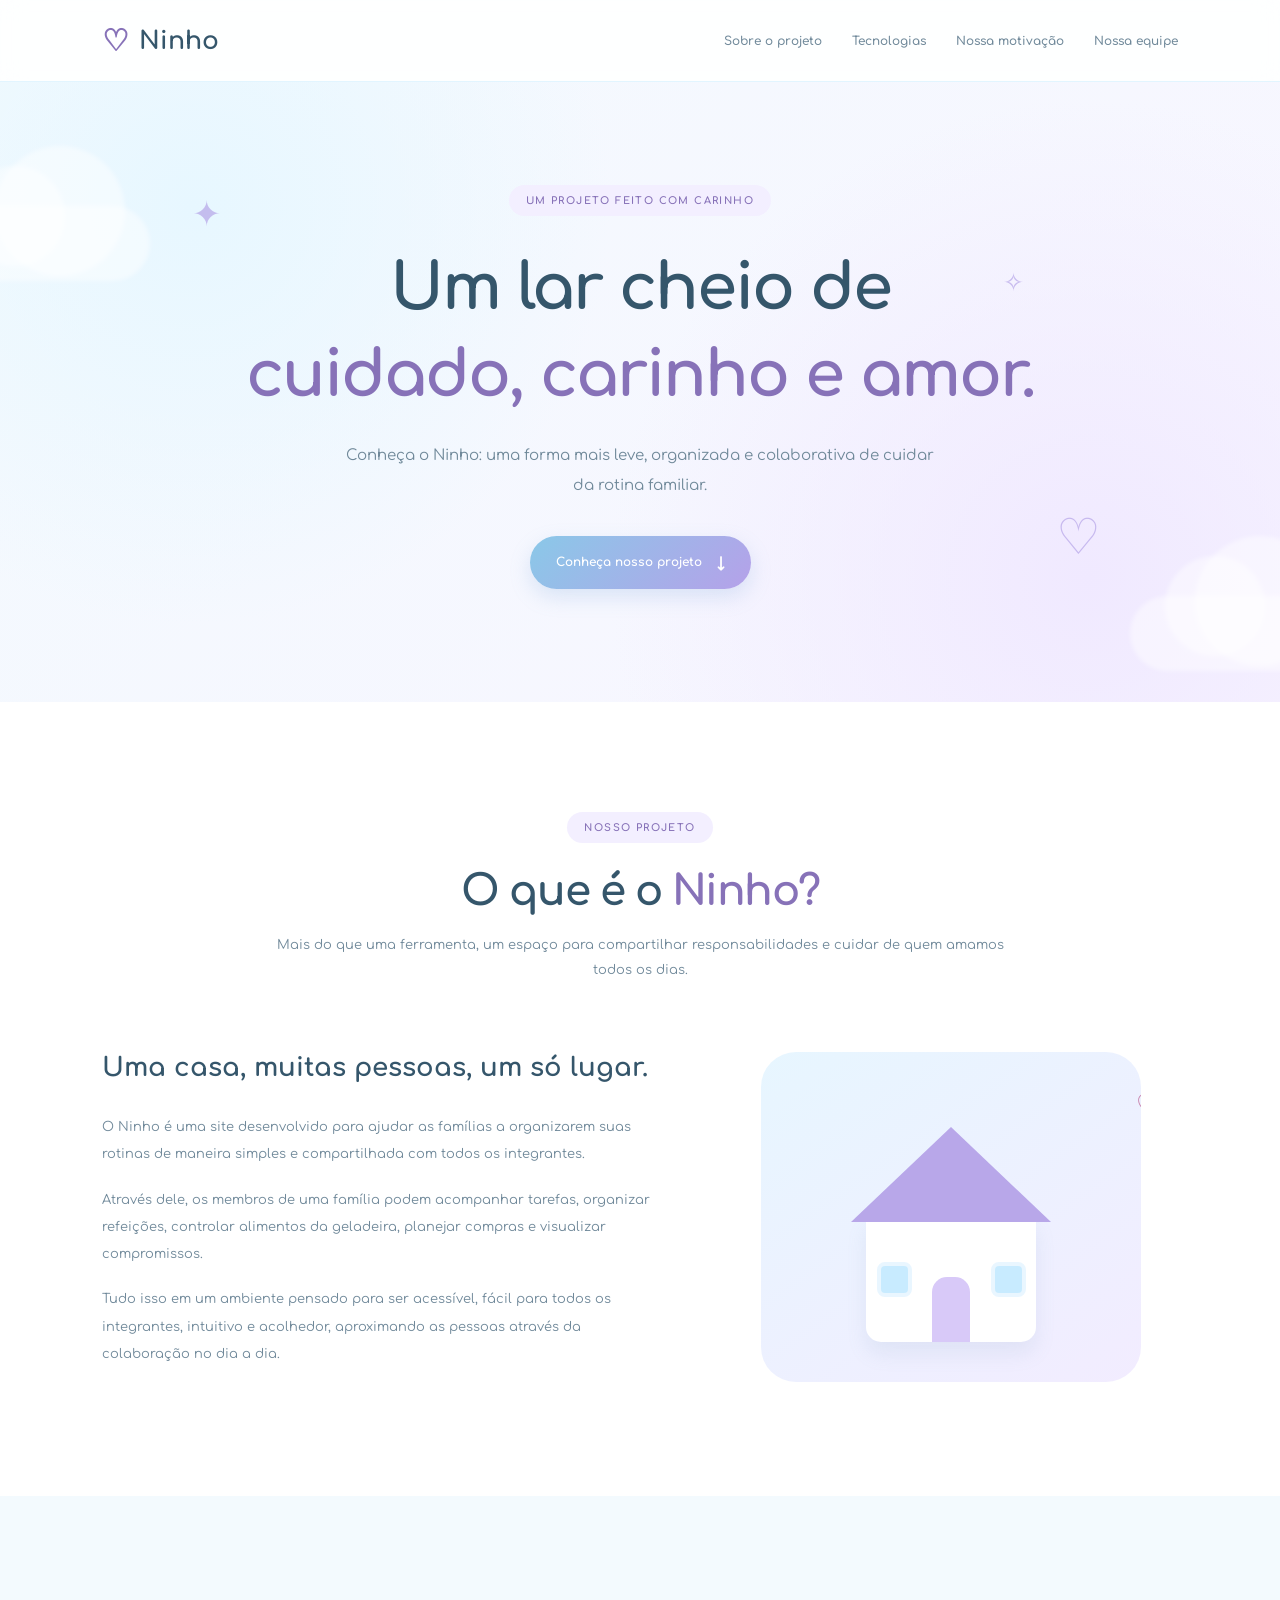
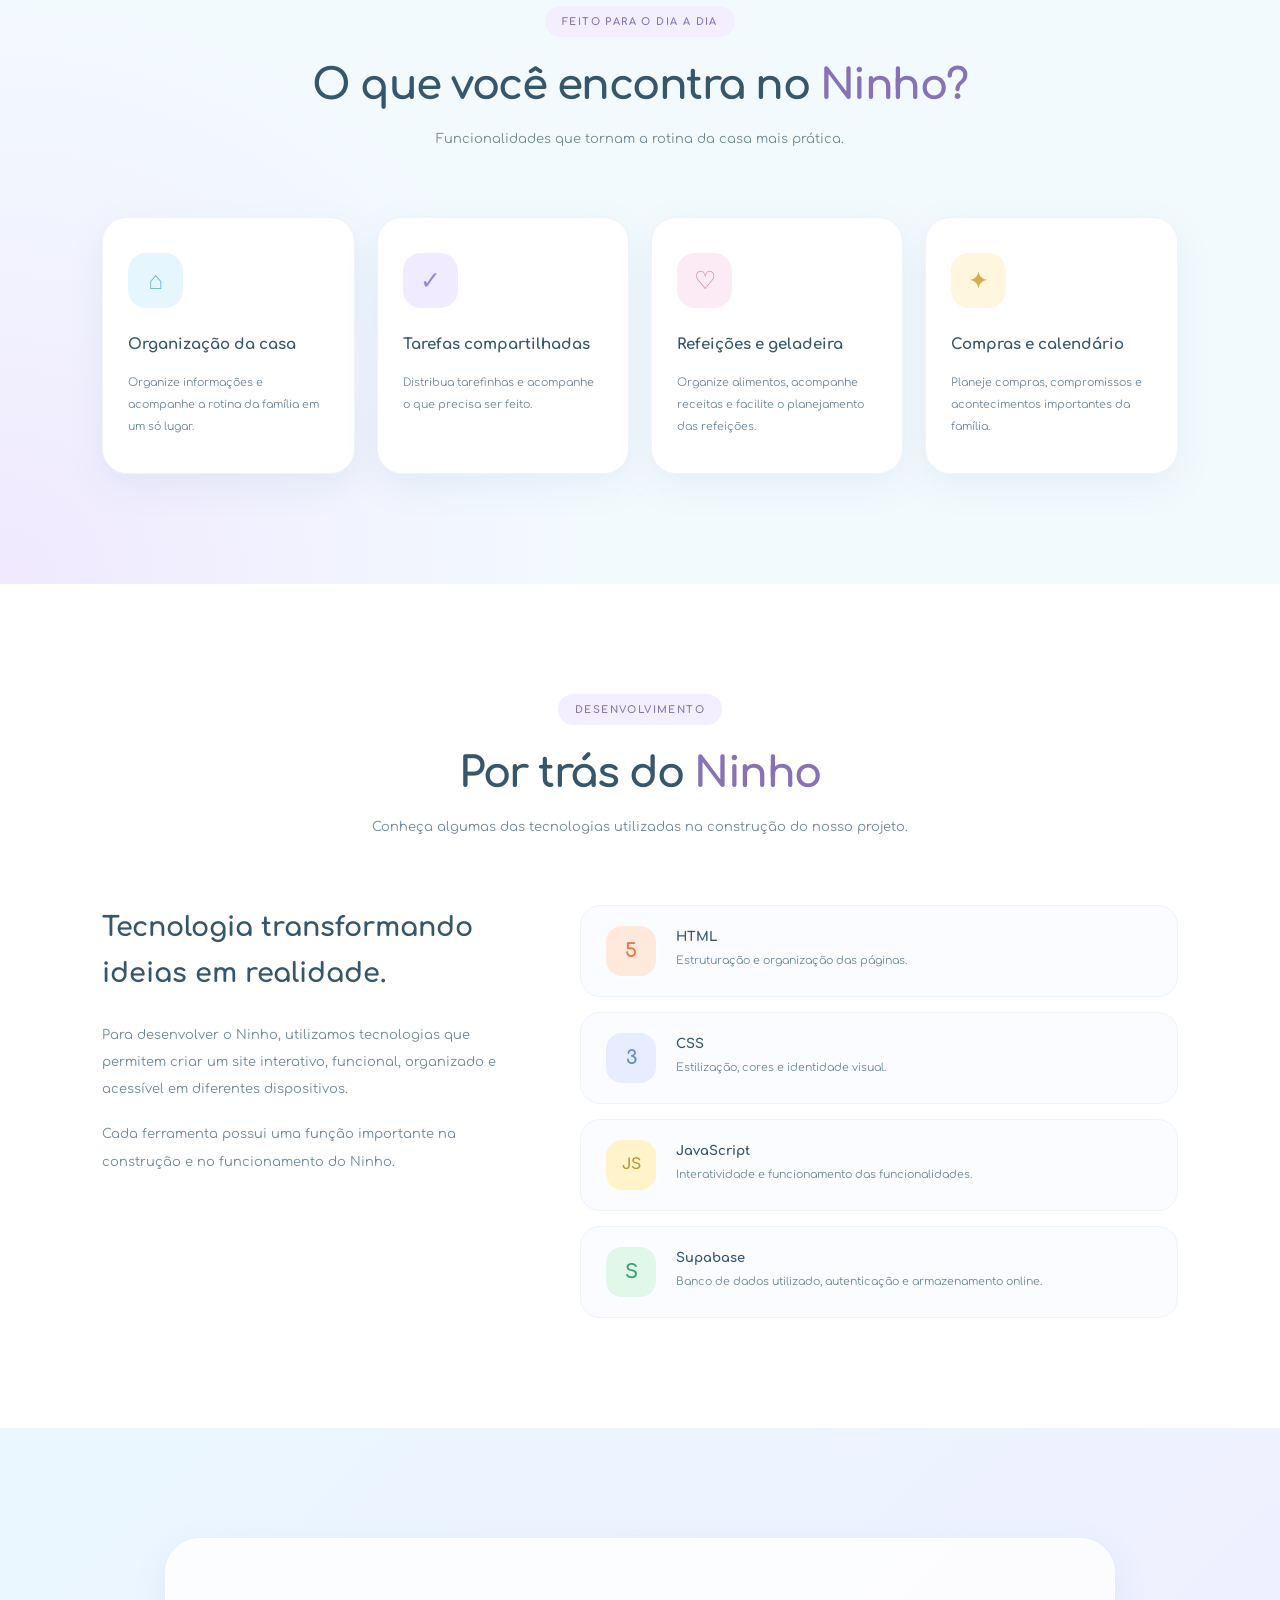
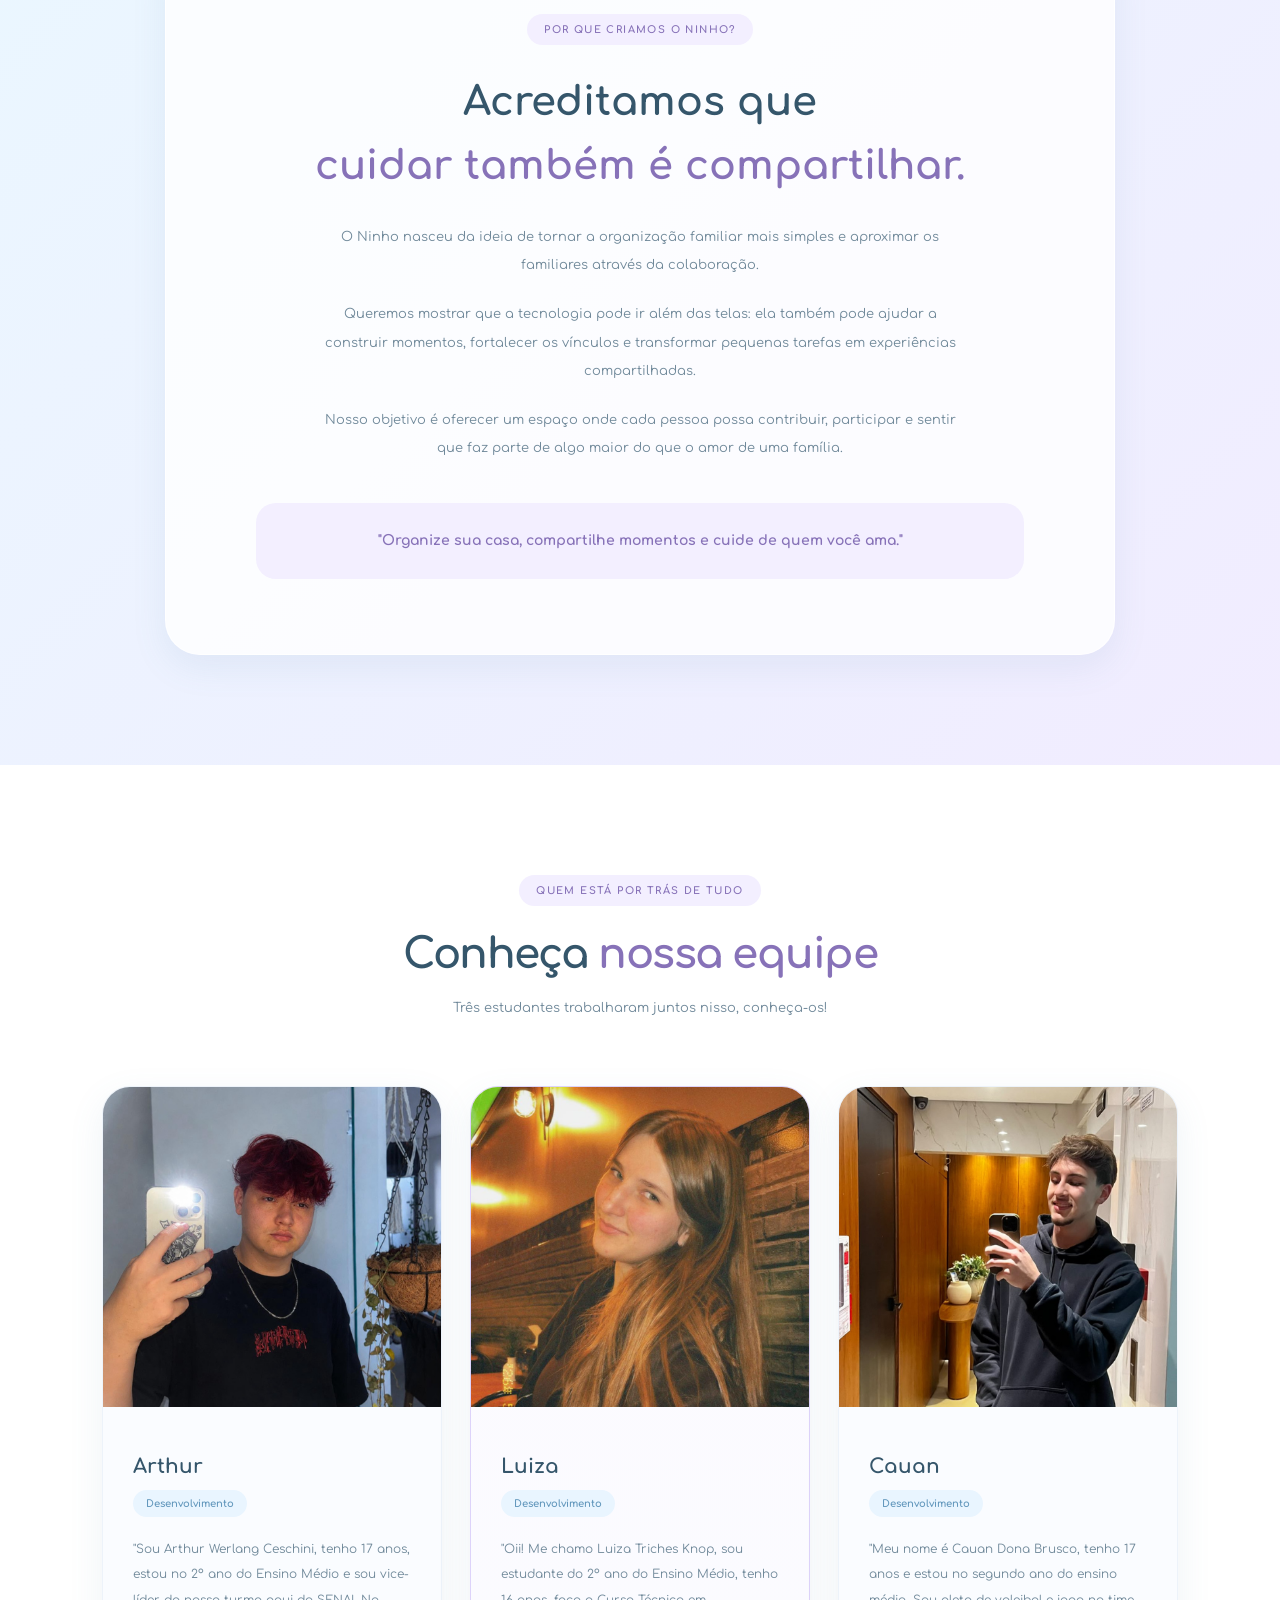
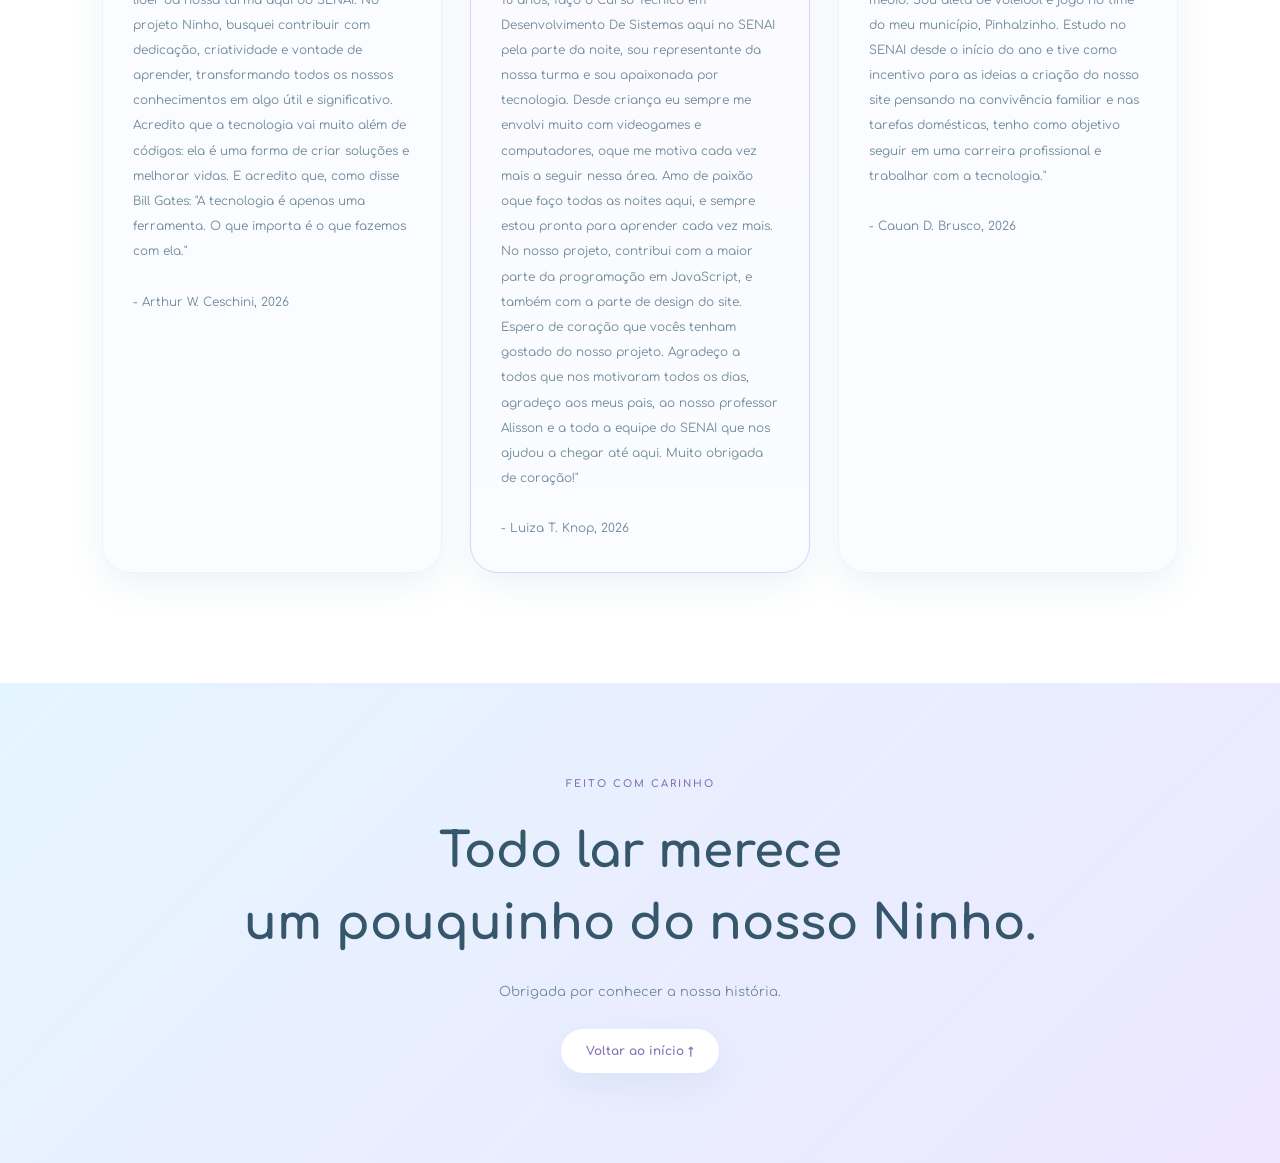
<file: index.html>
<!DOCTYPE html>
<html lang="pt-BR">

<head>
    <meta charset="UTF-8">
    <meta name="viewport" content="width=device-width, initial-scale=1.0">

    <title>Sobre o Ninho | Nosso Projeto</title>

    <link rel="preconnect" href="https://fonts.googleapis.com">
    <link rel="preconnect" href="https://fonts.gstatic.com" crossorigin>

    <link href="https://fonts.googleapis.com/css2?family=Comfortaa:wght@400;500;600;700&display=swap" rel="stylesheet">

    <link rel="stylesheet" href="Informativa.css">

    <meta name="description" content="Conheça o Ninho, um projeto desenvolvido para tornar a organização familiar mais simples, leve e colaborativa.">
</head>

<body>

    <!-- CABEÇALHO -->
    <header class="cabecalho">

        <a href="#inicio" class="logo">
            <span class="logo-passaro">♡</span>
            Ninho
        </a>

        <nav class="navegacao">
            <a href="#sobre">Sobre o projeto</a>
            <a href="#tecnologias">Tecnologias</a>
            <a href="#motivacao">Nossa motivação</a>
            <a href="#equipe">Nossa equipe</a>
        </nav>

    </header>


    <!-- INÍCIO -->
    <section class="hero" id="inicio">

        <div class="hero-nuvem nuvem-1"></div>
        <div class="hero-nuvem nuvem-2"></div>

        <div class="hero-conteudo">

            <span class="etiqueta">UM PROJETO FEITO COM CARINHO</span>

            <h1>
                Um lar cheio de<br>
                <span>cuidado, carinho e amor.</span>
            </h1>

            <p>
                Conheça o Ninho: uma forma mais leve, organizada
                e colaborativa de cuidar da rotina familiar.
            </p>

            <a href="#sobre" class="botao-principal">
                Conheça nosso projeto
                <span>↓</span>
            </a>

        </div>

        <div class="hero-decoracao decoracao-1">✦</div>
        <div class="hero-decoracao decoracao-2">♡</div>
        <div class="hero-decoracao decoracao-3">✧</div>

    </section>


    <!-- SOBRE O NINHO -->
    <section class="secao sobre" id="sobre">

        <div class="titulo-secao">
            <span class="etiqueta">NOSSO PROJETO</span>

            <h2>O que é o <span>Ninho?</span></h2>

            <p>
                Mais do que uma ferramenta, um espaço para compartilhar
                responsabilidades e cuidar de quem amamos todos os dias.
            </p>
        </div>

        <div class="sobre-conteudo">

            <div class="sobre-texto">

                <h3>Uma casa, muitas pessoas, um só lugar.</h3>

                <p>
                    O Ninho é uma site desenvolvido para ajudar as
                    famílias a organizarem suas rotinas de maneira simples
                    e compartilhada com todos os integrantes.
                </p>

                <p>
                    Através dele, os membros de uma família podem
                    acompanhar tarefas, organizar refeições, controlar
                    alimentos da geladeira, planejar compras e visualizar
                    compromissos.
                </p>

                <p>
                    Tudo isso em um ambiente pensado para ser acessível,
                    fácil para todos os integrantes, intuitivo e 
                    acolhedor, aproximando as pessoas através da colaboração 
                    no dia a dia.
                </p>

            </div>

            <div class="sobre-ilustracao">

                <div class="ilustracao-card">

                    <div class="casinha">
                        <div class="telhado"></div>

                        <div class="casa-corpo">
                            <div class="janela janela-esquerda"></div>
                            <div class="porta"></div>
                            <div class="janela janela-direita"></div>
                        </div>
                    </div>

                    <div class="ilustracao-coracao">♡</div>

                </div>

            </div>

        </div>

    </section>


    <!-- FUNCIONALIDADES -->
    <section class="secao funcionalidades">

        <div class="titulo-secao">

            <span class="etiqueta">FEITO PARA O DIA A DIA</span>

            <h2>O que você encontra no <span>Ninho?</span></h2>

            <p>
                Funcionalidades que tornam a rotina da casa mais prática.
            </p>

        </div>

        <div class="grid-funcionalidades">

            <article class="card-funcionalidade">
                <div class="icone-card icone-azul">⌂</div>

                <h3>Organização da casa</h3>

                <p>
                    Organize informações e acompanhe a rotina
                    da família em um só lugar.
                </p>
            </article>

            <article class="card-funcionalidade">
                <div class="icone-card icone-lilas">✓</div>

                <h3>Tarefas compartilhadas</h3>

                <p>
                    Distribua tarefinhas e acompanhe
                    o que precisa ser feito.
                </p>
            </article>

            <article class="card-funcionalidade">
                <div class="icone-card icone-rosa">♡</div>

                <h3>Refeições e geladeira</h3>

                <p>
                    Organize alimentos, acompanhe receitas
                    e facilite o planejamento das refeições.
                </p>
            </article>

            <article class="card-funcionalidade">
                <div class="icone-card icone-amarelo">✦</div>

                <h3>Compras e calendário</h3>

                <p>
                    Planeje compras, compromissos e
                    acontecimentos importantes da família.
                </p>
            </article>

        </div>

    </section>


    <!-- TECNOLOGIAS -->
    <section class="secao tecnologias" id="tecnologias">

        <div class="titulo-secao">

            <span class="etiqueta">DESENVOLVIMENTO</span>

            <h2>Por trás do <span>Ninho</span></h2>

            <p>
                Conheça algumas das tecnologias utilizadas
                na construção do nosso projeto.
            </p>

        </div>

        <div class="tecnologias-conteudo">

            <div class="tecnologias-texto">

                <h3>Tecnologia transformando ideias em realidade.</h3>

                <p>
                    Para desenvolver o Ninho, utilizamos tecnologias
                    que permitem criar um site interativo, funcional,
                    organizado e acessível em diferentes dispositivos.
                </p>

                <p>
                    Cada ferramenta possui uma função importante
                    na construção e no funcionamento do Ninho.
                </p>

            </div>

            <div class="lista-tecnologias">

                <article class="tecnologia-item">
                    <div class="tecnologia-simbolo html">5</div>

                    <div>
                        <h4>HTML</h4>
                        <p>Estruturação e organização das páginas.</p>
                    </div>
                </article>

                <article class="tecnologia-item">
                    <div class="tecnologia-simbolo css">3</div>

                    <div>
                        <h4>CSS</h4>
                        <p>Estilização, cores e identidade visual.</p>
                    </div>
                </article>

                <article class="tecnologia-item">
                    <div class="tecnologia-simbolo js">JS</div>

                    <div>
                        <h4>JavaScript</h4>
                        <p>Interatividade e funcionamento das funcionalidades.</p>
                    </div>
                </article>

                <article class="tecnologia-item">
                    <div class="tecnologia-simbolo supabase">S</div>

                    <div>
                        <h4>Supabase</h4>
                        <p>Banco de dados utilizado, autenticação e armazenamento online.</p>
                    </div>
                </article>
                </article>

            </div>

        </div>

    </section>


    <!-- MOTIVAÇÃO -->
    <section class="secao motivacao" id="motivacao">

        <div class="motivacao-card">

            <span class="etiqueta">POR QUE CRIAMOS O NINHO?</span>

            <h2>
                Acreditamos que<br>
                <span>cuidar também é compartilhar.</span>
            </h2>

            <p>
                O Ninho nasceu da ideia de tornar a organização familiar
                mais simples e aproximar os familiares através da colaboração.
            </p>

            <p>
                Queremos mostrar que a tecnologia pode ir além das telas:
                ela também pode ajudar a construir momentos, fortalecer os
                vínculos e transformar pequenas tarefas em experiências
                compartilhadas.
            </p>

            <p>
                Nosso objetivo é oferecer um espaço onde cada pessoa
                possa contribuir, participar e sentir que faz parte
                de algo maior do que o amor de uma família.
            </p>

            <div class="frase-final">
                "Organize sua casa, compartilhe momentos
                e cuide de quem você ama."
            </div>

        </div>

    </section>


    <!-- NOSSA EQUIPE -->
    <section class="secao equipe" id="equipe">

        <div class="titulo-secao">

            <span class="etiqueta">QUEM ESTÁ POR TRÁS DE TUDO</span>

            <h2>Conheça <span>nossa equipe</span></h2>

            <p>
                Três estudantes trabalharam juntos nisso, conheça-os!
            </p>

        </div>

        <div class="grid-equipe">


            <!-- ARTHUR -->
            <article class="card-integrante">

                <div class="foto-integrante">
                    <img src="imagens/Arthur.png" alt="Foto do Arthur">
                </div>

                <div class="integrante-info">

                    <h3>Arthur</h3>

                    <span class="integrante-funcao">
                        Desenvolvimento
                    </span>

                    <p>
                        "Sou Arthur Werlang Ceschini, tenho 17 anos, estou 
                        no 2º ano do Ensino Médio e sou vice-líder da nossa 
                        turma aqui do SENAI. No projeto Ninho, busquei 
                        contribuir com dedicação, criatividade e vontade de 
                        aprender, transformando todos os nossos conhecimentos
                        em algo útil e significativo. Acredito que a tecnologia 
                        vai muito além de códigos: ela é uma forma de criar
                        soluções  e melhorar vidas. E acredito que, como disse
                        Bill Gates: "A tecnologia é apenas uma ferramenta. O que 
                        importa é o que fazemos com ela."
                        <br><br>
                        - Arthur W. Ceschini, 2026
                    </p>

                </div>

            </article>


            <!-- LUIZA - CENTRO -->
            <article class="card-integrante integrante-destaque">

                <div class="foto-integrante">
                    <img src="imagens/Luiza.png" alt="Foto da Luiza">
                </div>

                <div class="integrante-info">

                    <h3>Luiza</h3>

                    <span class="integrante-funcao">
                        Desenvolvimento
                    </span>

                    <p>
                        "Oii! Me chamo Luiza Triches Knop, sou estudante do 2º ano do 
                        Ensino Médio, tenho 16 anos, faço o Curso Técnico em Desenvolvimento
                        De Sistemas aqui no SENAI pela parte da noite, sou representante
                        da nossa turma e sou apaixonada por tecnologia. Desde criança eu
                        sempre me envolvi muito com videogames e computadores, oque me
                        motiva cada vez mais a seguir nessa área. Amo de paixão oque faço
                        todas as noites aqui, e sempre estou pronta para aprender cada vez
                        mais. No nosso projeto, contribui com a maior parte da programação
                        em JavaScript, e também com a parte de design do site. Espero
                        de coração que vocês tenham gostado do nosso projeto. Agradeço a
                        todos que nos motivaram todos os dias, agradeço aos meus pais, ao
                        nosso professor Alisson e a toda a equipe do SENAI que nos ajudou 
                        a chegar até aqui. Muito obrigada de coração!"
                        <br><br>
                        - Luiza T. Knop, 2026
                    </p>

                </div>

            </article>


            <!-- CAUAN -->
            <article class="card-integrante">

                <div class="foto-integrante">
                    <img src="imagens/Cauan.png" alt="Foto do Cauan">
                </div>

                <div class="integrante-info">

                    <h3>Cauan</h3>

                    <span class="integrante-funcao">
                        Desenvolvimento
                    </span>

                    <p>
                        "Meu nome é Cauan Dona Brusco, tenho 17 anos e estou 
                        no segundo ano do ensino médio. Sou aleta de voleibol 
                        e jogo no time do meu município, Pinhalzinho. Estudo 
                        no SENAI desde o início do ano e tive como incentivo 
                        para as ideias a criação do nosso site pensando na 
                        convivência familiar e nas tarefas domésticas,
                        tenho como objetivo seguir em uma carreira profissional 
                        e trabalhar com a tecnologia."
                        <br><br>
                        - Cauan D. Brusco, 2026
                    </p>

                </div>

            </article>


        </div>

    </section>


    <!-- FINAL -->
    <section class="final">

        <div class="final-conteudo">

            <span>FEITO COM CARINHO</span>

            <h2>Todo lar merece<br>um pouquinho do nosso Ninho.</h2>

            <p>
                Obrigada por conhecer a nossa história.
            </p>

            <a href="#inicio" class="botao-final">
                Voltar ao início ↑
            </a>

        </div>

    </section>

</body>
</html>
</file>
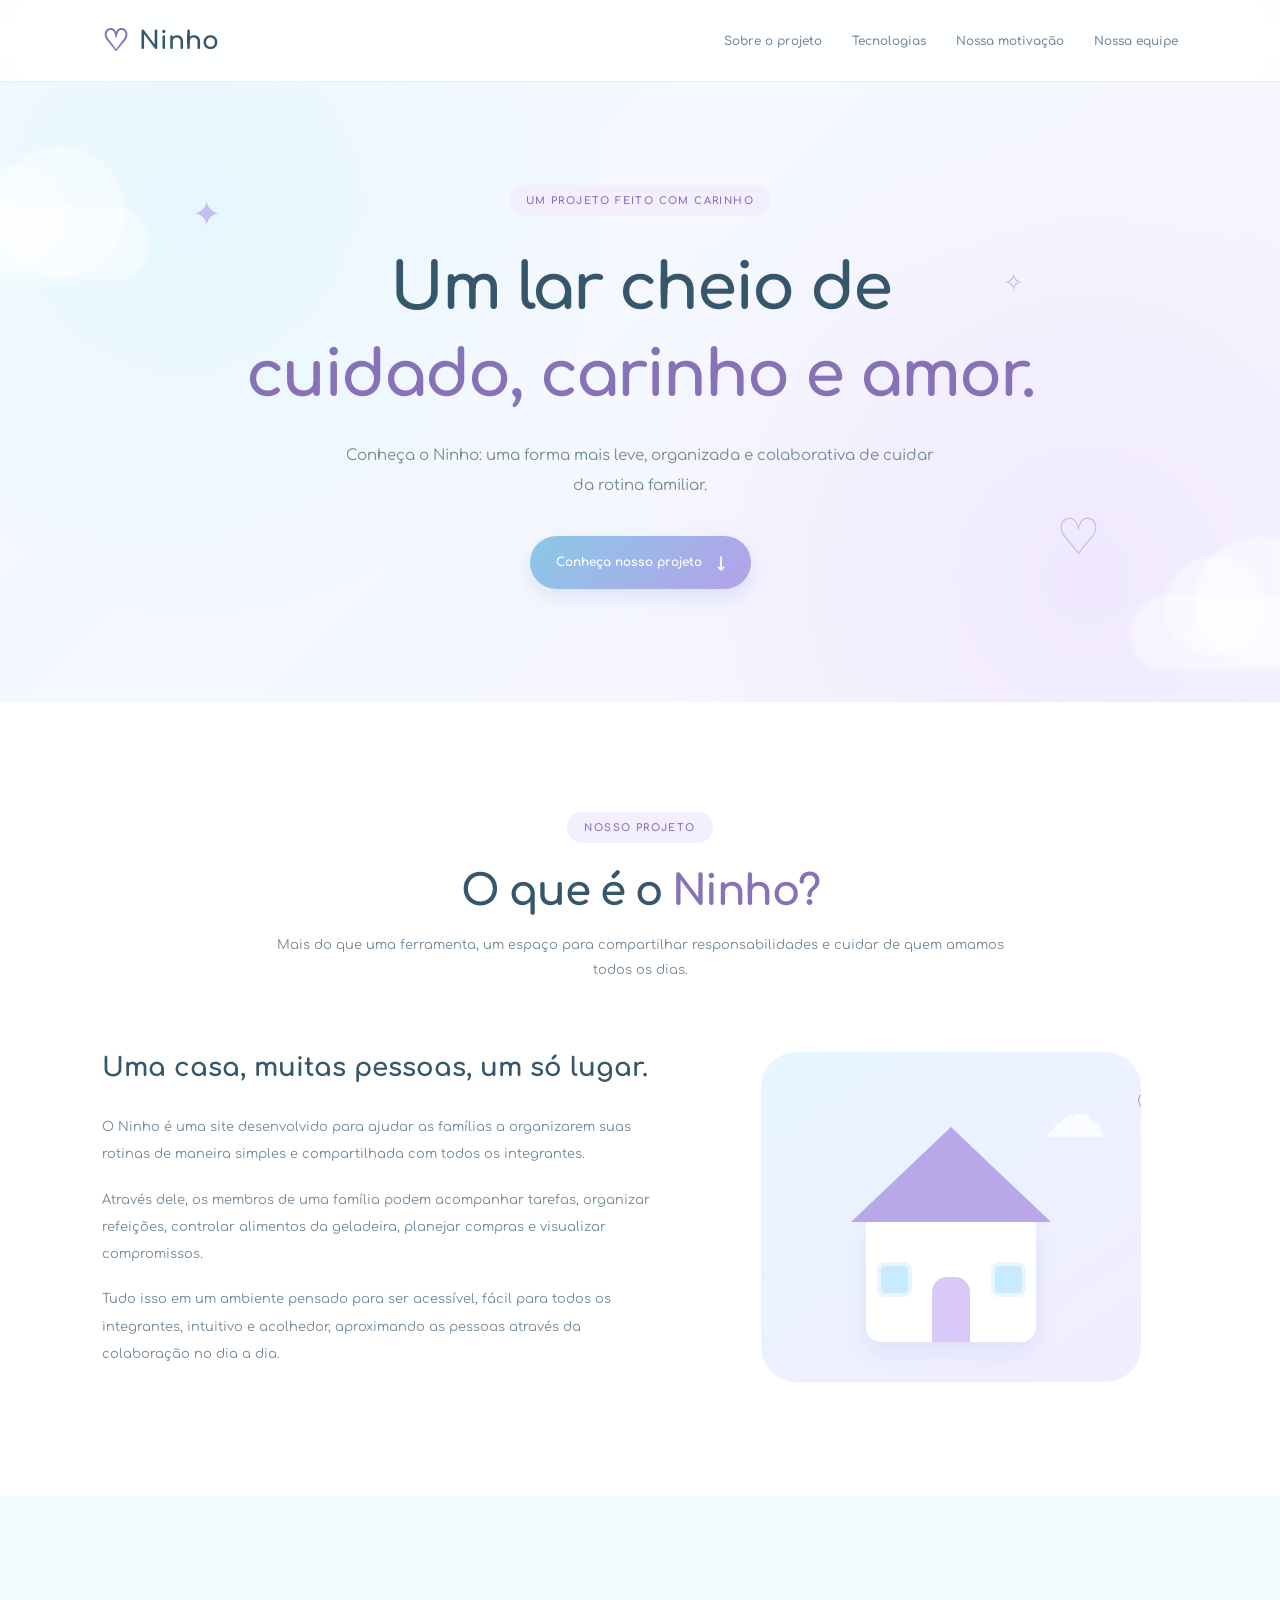
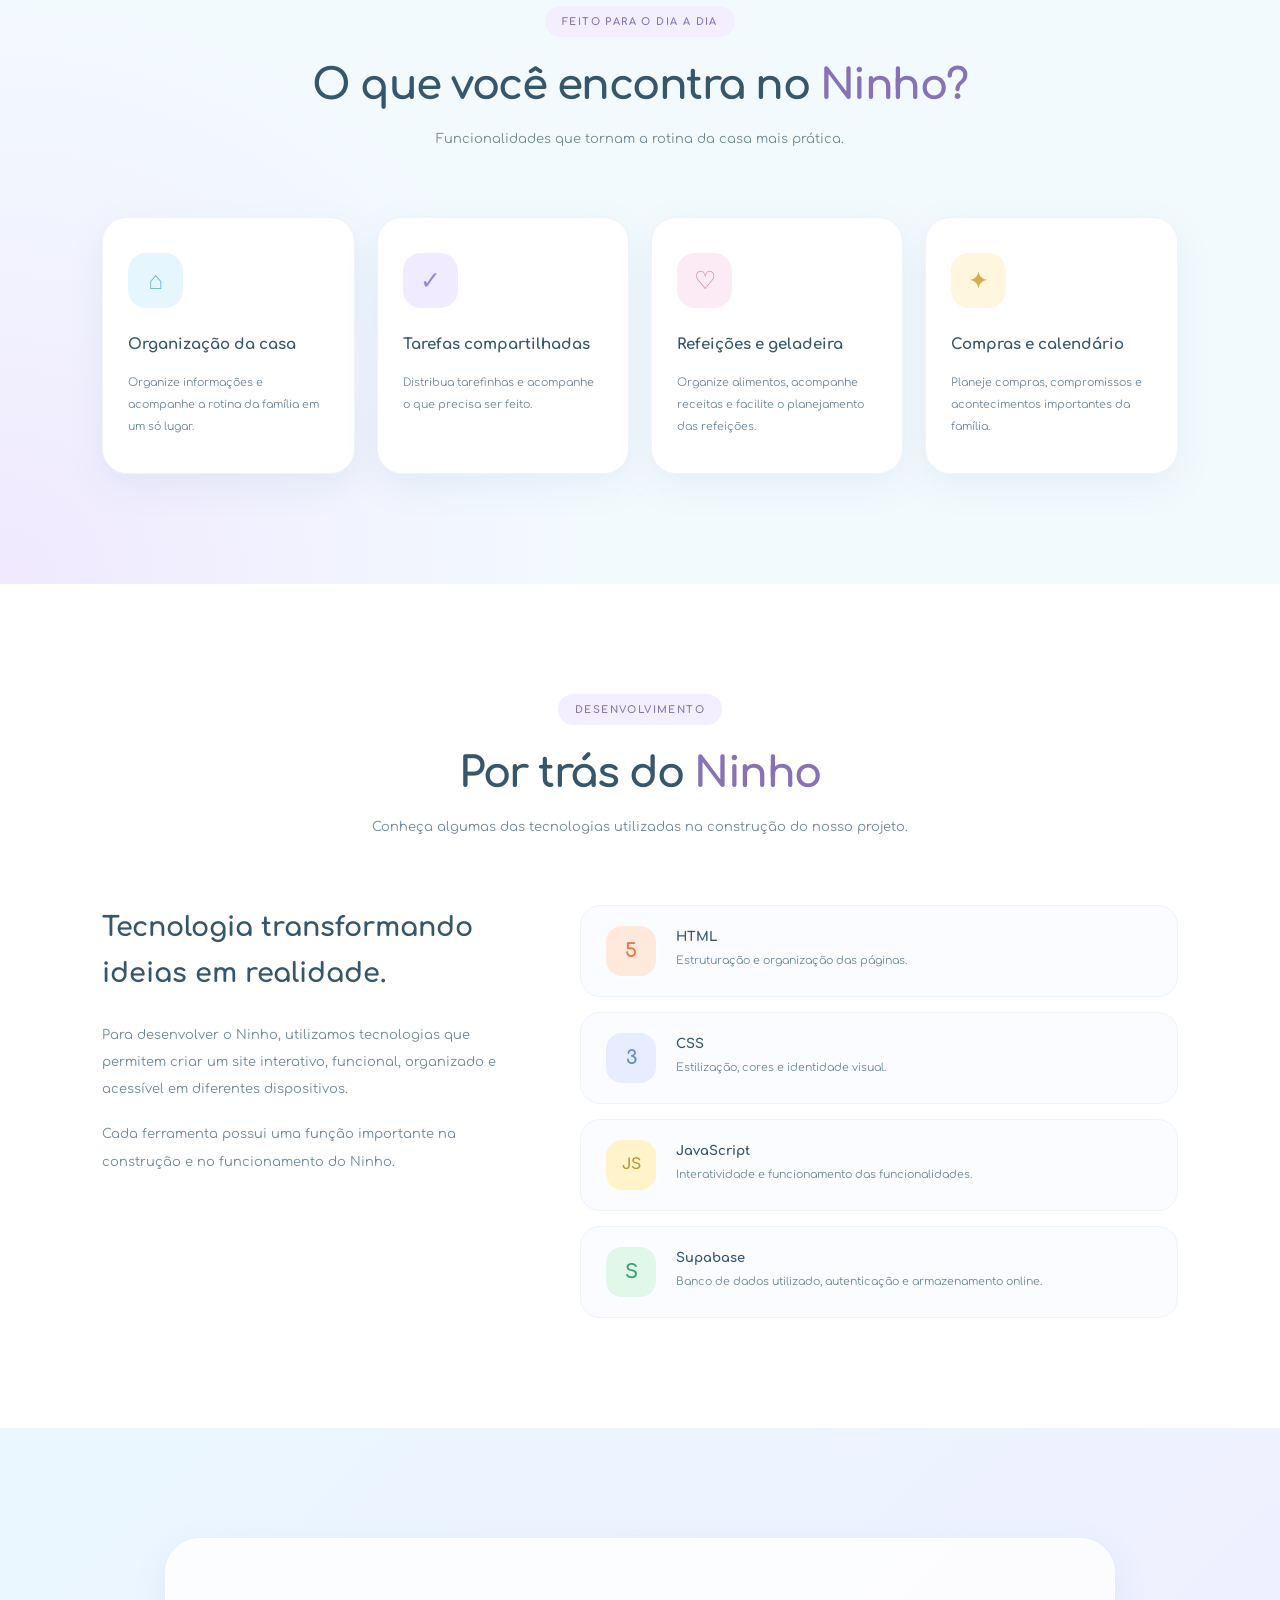
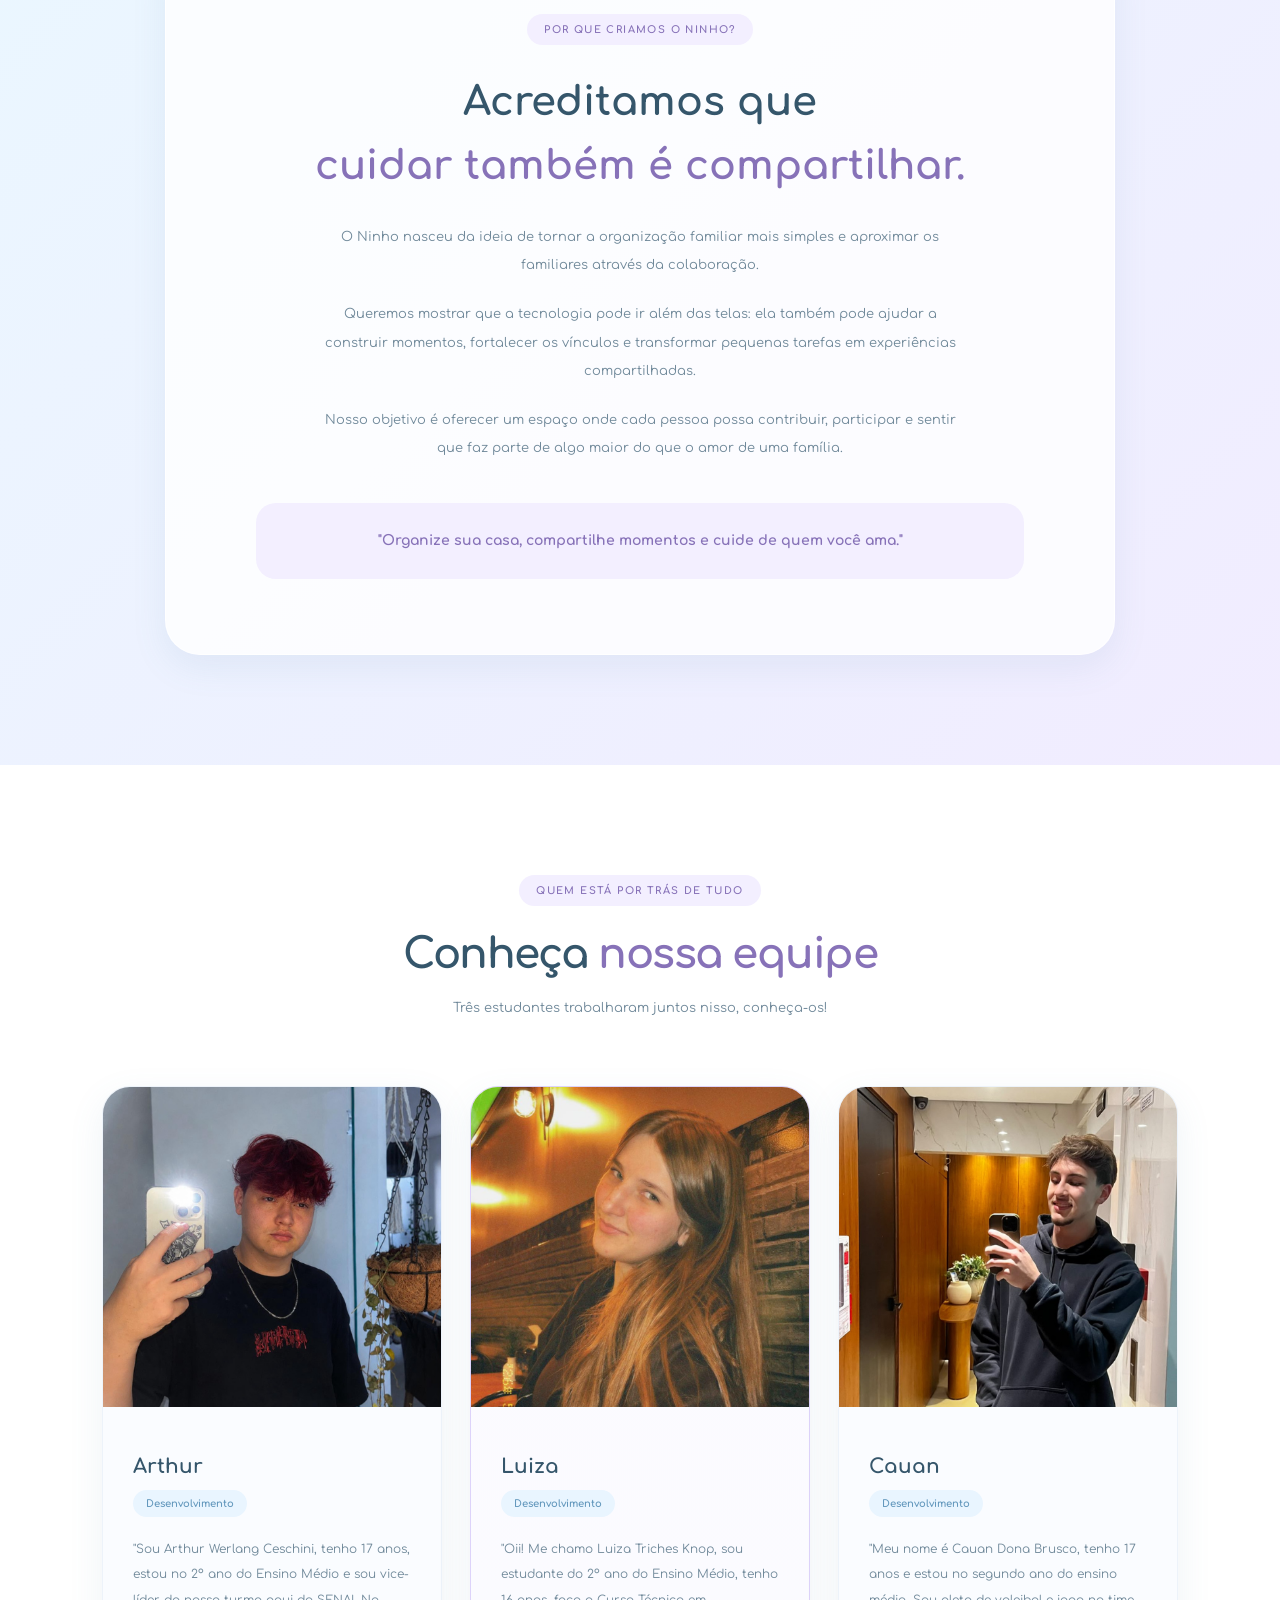
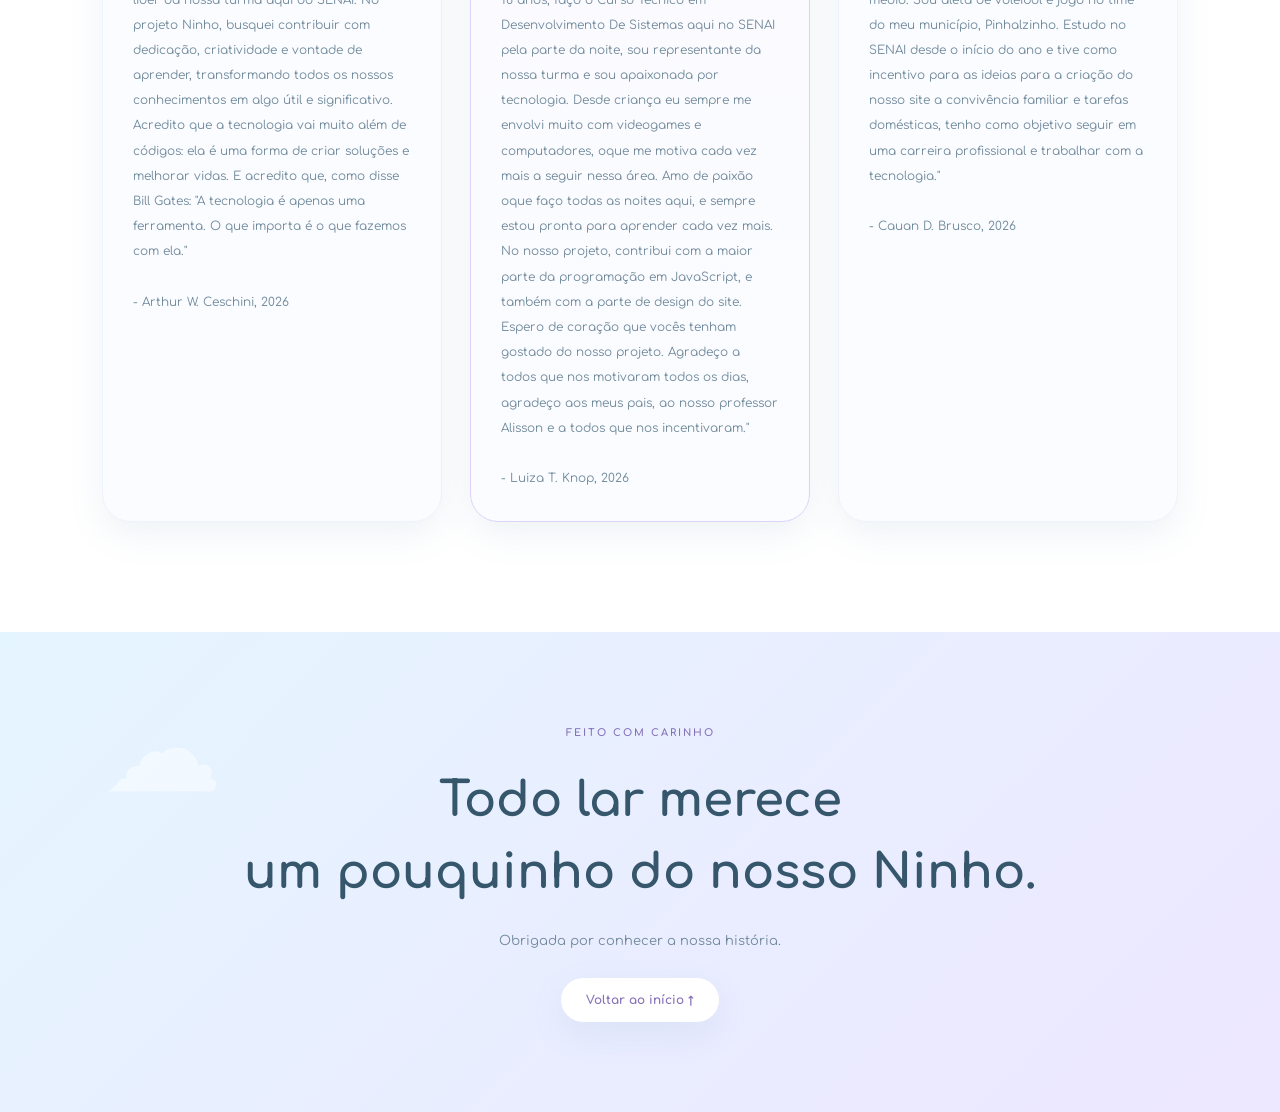
<file: obj/index.html>
<!DOCTYPE html>
<html lang="pt-BR">

<head>
    <meta charset="UTF-8">
    <meta name="viewport" content="width=device-width, initial-scale=1.0">

    <title>Sobre o Ninho | Nosso Projeto</title>

    <link rel="preconnect" href="https://fonts.googleapis.com">
    <link rel="preconnect" href="https://fonts.gstatic.com" crossorigin>

    <link href="https://fonts.googleapis.com/css2?family=Comfortaa:wght@400;500;600;700&display=swap" rel="stylesheet">

    <link rel="stylesheet" href="Informativa.css">

    <meta name="description" content="Conheça o Ninho, um projeto desenvolvido para tornar a organização familiar mais simples, leve e colaborativa.">
</head>

<body>

    <!-- CABEÇALHO -->
    <header class="cabecalho">

        <a href="#inicio" class="logo">
            <span class="logo-passaro">♡</span>
            Ninho
        </a>

        <nav class="navegacao">
            <a href="#sobre">Sobre o projeto</a>
            <a href="#tecnologias">Tecnologias</a>
            <a href="#motivacao">Nossa motivação</a>
            <a href="#equipe">Nossa equipe</a>
        </nav>

    </header>


    <!-- INÍCIO -->
    <section class="hero" id="inicio">

        <div class="hero-nuvem nuvem-1"></div>
        <div class="hero-nuvem nuvem-2"></div>

        <div class="hero-conteudo">

            <span class="etiqueta">UM PROJETO FEITO COM CARINHO</span>

            <h1>
                Um lar cheio de<br>
                <span>cuidado, carinho e amor.</span>
            </h1>

            <p>
                Conheça o Ninho: uma forma mais leve, organizada
                e colaborativa de cuidar da rotina familiar.
            </p>

            <a href="#sobre" class="botao-principal">
                Conheça nosso projeto
                <span>↓</span>
            </a>

        </div>

        <div class="hero-decoracao decoracao-1">✦</div>
        <div class="hero-decoracao decoracao-2">♡</div>
        <div class="hero-decoracao decoracao-3">✧</div>

    </section>


    <!-- SOBRE O NINHO -->
    <section class="secao sobre" id="sobre">

        <div class="titulo-secao">
            <span class="etiqueta">NOSSO PROJETO</span>

            <h2>O que é o <span>Ninho?</span></h2>

            <p>
                Mais do que uma ferramenta, um espaço para compartilhar
                responsabilidades e cuidar de quem amamos todos os dias.
            </p>
        </div>

        <div class="sobre-conteudo">

            <div class="sobre-texto">

                <h3>Uma casa, muitas pessoas, um só lugar.</h3>

                <p>
                    O Ninho é uma site desenvolvido para ajudar as
                    famílias a organizarem suas rotinas de maneira simples
                    e compartilhada com todos os integrantes.
                </p>

                <p>
                    Através dele, os membros de uma família podem
                    acompanhar tarefas, organizar refeições, controlar
                    alimentos da geladeira, planejar compras e visualizar
                    compromissos.
                </p>

                <p>
                    Tudo isso em um ambiente pensado para ser acessível,
                    fácil para todos os integrantes, intuitivo e 
                    acolhedor, aproximando as pessoas através da colaboração 
                    no dia a dia.
                </p>

            </div>

            <div class="sobre-ilustracao">

                <div class="ilustracao-card">

                    <div class="ilustracao-nuvem">☁</div>

                    <div class="casinha">
                        <div class="telhado"></div>

                        <div class="casa-corpo">
                            <div class="janela janela-esquerda"></div>
                            <div class="porta"></div>
                            <div class="janela janela-direita"></div>
                        </div>
                    </div>

                    <div class="ilustracao-coracao">♡</div>

                </div>

            </div>

        </div>

    </section>


    <!-- FUNCIONALIDADES -->
    <section class="secao funcionalidades">

        <div class="titulo-secao">

            <span class="etiqueta">FEITO PARA O DIA A DIA</span>

            <h2>O que você encontra no <span>Ninho?</span></h2>

            <p>
                Funcionalidades que tornam a rotina da casa mais prática.
            </p>

        </div>

        <div class="grid-funcionalidades">

            <article class="card-funcionalidade">
                <div class="icone-card icone-azul">⌂</div>

                <h3>Organização da casa</h3>

                <p>
                    Organize informações e acompanhe a rotina
                    da família em um só lugar.
                </p>
            </article>

            <article class="card-funcionalidade">
                <div class="icone-card icone-lilas">✓</div>

                <h3>Tarefas compartilhadas</h3>

                <p>
                    Distribua tarefinhas e acompanhe
                    o que precisa ser feito.
                </p>
            </article>

            <article class="card-funcionalidade">
                <div class="icone-card icone-rosa">♡</div>

                <h3>Refeições e geladeira</h3>

                <p>
                    Organize alimentos, acompanhe receitas
                    e facilite o planejamento das refeições.
                </p>
            </article>

            <article class="card-funcionalidade">
                <div class="icone-card icone-amarelo">✦</div>

                <h3>Compras e calendário</h3>

                <p>
                    Planeje compras, compromissos e
                    acontecimentos importantes da família.
                </p>
            </article>

        </div>

    </section>


    <!-- TECNOLOGIAS -->
    <section class="secao tecnologias" id="tecnologias">

        <div class="titulo-secao">

            <span class="etiqueta">DESENVOLVIMENTO</span>

            <h2>Por trás do <span>Ninho</span></h2>

            <p>
                Conheça algumas das tecnologias utilizadas
                na construção do nosso projeto.
            </p>

        </div>

        <div class="tecnologias-conteudo">

            <div class="tecnologias-texto">

                <h3>Tecnologia transformando ideias em realidade.</h3>

                <p>
                    Para desenvolver o Ninho, utilizamos tecnologias
                    que permitem criar um site interativo, funcional,
                    organizado e acessível em diferentes dispositivos.
                </p>

                <p>
                    Cada ferramenta possui uma função importante
                    na construção e no funcionamento do Ninho.
                </p>

            </div>

            <div class="lista-tecnologias">

                <article class="tecnologia-item">
                    <div class="tecnologia-simbolo html">5</div>

                    <div>
                        <h4>HTML</h4>
                        <p>Estruturação e organização das páginas.</p>
                    </div>
                </article>

                <article class="tecnologia-item">
                    <div class="tecnologia-simbolo css">3</div>

                    <div>
                        <h4>CSS</h4>
                        <p>Estilização, cores e identidade visual.</p>
                    </div>
                </article>

                <article class="tecnologia-item">
                    <div class="tecnologia-simbolo js">JS</div>

                    <div>
                        <h4>JavaScript</h4>
                        <p>Interatividade e funcionamento das funcionalidades.</p>
                    </div>
                </article>

                <article class="tecnologia-item">
                    <div class="tecnologia-simbolo supabase">S</div>

                    <div>
                        <h4>Supabase</h4>
                        <p>Banco de dados utilizado, autenticação e armazenamento online.</p>
                    </div>
                </article>
                </article>

            </div>

        </div>

    </section>


    <!-- MOTIVAÇÃO -->
    <section class="secao motivacao" id="motivacao">

        <div class="motivacao-card">

            <span class="etiqueta">POR QUE CRIAMOS O NINHO?</span>

            <h2>
                Acreditamos que<br>
                <span>cuidar também é compartilhar.</span>
            </h2>

            <p>
                O Ninho nasceu da ideia de tornar a organização familiar
                mais simples e aproximar os familiares através da colaboração.
            </p>

            <p>
                Queremos mostrar que a tecnologia pode ir além das telas:
                ela também pode ajudar a construir momentos, fortalecer os
                vínculos e transformar pequenas tarefas em experiências
                compartilhadas.
            </p>

            <p>
                Nosso objetivo é oferecer um espaço onde cada pessoa
                possa contribuir, participar e sentir que faz parte
                de algo maior do que o amor de uma família.
            </p>

            <div class="frase-final">
                "Organize sua casa, compartilhe momentos
                e cuide de quem você ama."
            </div>

        </div>

    </section>


    <!-- NOSSA EQUIPE -->
    <section class="secao equipe" id="equipe">

        <div class="titulo-secao">

            <span class="etiqueta">QUEM ESTÁ POR TRÁS DE TUDO</span>

            <h2>Conheça <span>nossa equipe</span></h2>

            <p>
                Três estudantes trabalharam juntos nisso, conheça-os!
            </p>

        </div>

        <div class="grid-equipe">


            <!-- ARTHUR -->
            <article class="card-integrante">

                <div class="foto-integrante">
                    <img src="imagens/Arthur.png" alt="Foto do Arthur">
                </div>

                <div class="integrante-info">

                    <h3>Arthur</h3>

                    <span class="integrante-funcao">
                        Desenvolvimento
                    </span>

                    <p>
                        "Sou Arthur Werlang Ceschini, tenho 17 anos, estou 
                        no 2º ano do Ensino Médio e sou vice-líder da nossa 
                        turma aqui do SENAI. No projeto Ninho, busquei 
                        contribuir com dedicação, criatividade e vontade de 
                        aprender, transformando todos os nossos conhecimentos
                        em algo útil e significativo. Acredito que a tecnologia 
                        vai muito além de códigos: ela é uma forma de criar
                        soluções  e melhorar vidas. E acredito que, como disse
                        Bill Gates: "A tecnologia é apenas uma ferramenta. O que 
                        importa é o que fazemos com ela."
                        <br><br>
                        - Arthur W. Ceschini, 2026
                    </p>

                </div>

            </article>


            <!-- LUIZA - CENTRO -->
            <article class="card-integrante integrante-destaque">

                <div class="foto-integrante">
                    <img src="imagens/Luiza.png" alt="Foto da Luiza">
                </div>

                <div class="integrante-info">

                    <h3>Luiza</h3>

                    <span class="integrante-funcao">
                        Desenvolvimento
                    </span>

                    <p>
                        "Oii! Me chamo Luiza Triches Knop, sou estudante do 2º ano do 
                        Ensino Médio, tenho 16 anos, faço o Curso Técnico em Desenvolvimento
                        De Sistemas aqui no SENAI pela parte da noite, sou representante
                        da nossa turma e sou apaixonada por tecnologia. Desde criança eu
                        sempre me envolvi muito com videogames e computadores, oque me
                        motiva cada vez mais a seguir nessa área. Amo de paixão oque faço
                        todas as noites aqui, e sempre estou pronta para aprender cada vez
                        mais. No nosso projeto, contribui com a maior parte da programação
                        em JavaScript, e também com a parte de design do site. Espero
                        de coração que vocês tenham gostado do nosso projeto. Agradeço a
                        todos que nos motivaram todos os dias, agradeço aos meus pais, ao
                        nosso professor Alisson e a todos que nos incentivaram."
                        <br><br>
                        - Luiza T. Knop, 2026
                    </p>

                </div>

            </article>


            <!-- CAUAN -->
            <article class="card-integrante">

                <div class="foto-integrante">
                    <img src="imagens/Cauan.png" alt="Foto do Cauan">
                </div>

                <div class="integrante-info">

                    <h3>Cauan</h3>

                    <span class="integrante-funcao">
                        Desenvolvimento
                    </span>

                    <p>
                        "Meu nome é Cauan Dona Brusco, tenho 17 anos e estou 
                        no segundo ano do ensino médio. Sou aleta de voleibol 
                        e jogo no time do meu município, Pinhalzinho. Estudo 
                        no SENAI desde o início do ano e tive como incentivo 
                        para as ideias para a criação do nosso site a convivência 
                        familiar e tarefas domésticas, tenho como objetivo seguir 
                        em uma carreira profissional e trabalhar com a tecnologia."
                        <br><br>
                        - Cauan D. Brusco, 2026
                    </p>

                </div>

            </article>


        </div>

    </section>


    <!-- FINAL -->
    <section class="final">

        <div class="final-nuvem">☁</div>

        <div class="final-conteudo">

            <span>FEITO COM CARINHO</span>

            <h2>Todo lar merece<br>um pouquinho do nosso Ninho.</h2>

            <p>
                Obrigada por conhecer a nossa história.
            </p>

            <a href="#inicio" class="botao-final">
                Voltar ao início ↑
            </a>

        </div>

    </section>

</body>
</html>
</file>
<file: Informativa.css>
/* ========================================
   CONFIGURAÇÕES GERAIS
======================================== */

:root {
    --azul-fundo: #F3FAFE;
    --azul-claro: #E3F4FD;
    --azul: #C8EBFF;
    --azul-medio: #76B9DC;
    --azul-escuro: #35566B;

    --lilas-claro: #F3EFFF;
    --lilas: #EEE9FF;
    --lilas-medio: #C9B8F5;
    --lilas-escuro: #8772B8;

    --rosa: #FCE8F4;
    --rosa-escuro: #C982AC;

    --texto: #35566B;
    --texto-suave: #70899A;
    --branco: #FFFFFF;

    --sombra: 0 12px 35px rgba(91, 133, 164, 0.10);
    --sombra-hover: 0 18px 40px rgba(91, 133, 164, 0.16);
}

* {
    margin: 0;
    padding: 0;
    box-sizing: border-box;
    scroll-behavior: smooth;
}

body {
    background: var(--azul-fundo);
    color: var(--texto);
    font-family: "Comfortaa", sans-serif;
    overflow-x: hidden;
}

a {
    text-decoration: none;
    color: inherit;
}

section {
    scroll-margin-top: 100px;
}


/* ========================================
   CABEÇALHO
======================================== */

.cabecalho {
    width: 100%;
    height: 82px;
    padding: 0 8%;

    display: flex;
    align-items: center;
    justify-content: space-between;

    background: rgba(255, 255, 255, 0.85);
    backdrop-filter: blur(12px);

    border-bottom: 1px solid rgba(200, 235, 255, 0.5);

    position: sticky;
    top: 0;
    z-index: 100;
}

.logo {
    display: flex;
    align-items: center;
    gap: 10px;

    font-size: 25px;
    font-weight: 700;
    color: var(--azul-escuro);
}

.logo-passaro {
    color: var(--lilas-escuro);
    font-size: 30px;
}

.navegacao {
    display: flex;
    align-items: center;
    gap: 30px;
}

.navegacao a {
    font-size: 12px;
    font-weight: 600;
    color: var(--texto-suave);
    transition: 0.3s;
}

.navegacao a:hover {
    color: var(--lilas-escuro);
}


/* ========================================
   HERO / INÍCIO
======================================== */

.hero {
    min-height: 620px;
    padding: 100px 8% 110px;

    position: relative;
    overflow: hidden;

    display: flex;
    align-items: center;
    justify-content: center;

    text-align: center;

    background:
        radial-gradient(circle at 15% 20%, #E7F7FF 0%, transparent 35%),
        radial-gradient(circle at 85% 80%, #F0E9FF 0%, transparent 40%),
        linear-gradient(135deg, #F3FAFE, #F8F5FF);
}

.hero-conteudo {
    position: relative;
    z-index: 2;
    max-width: 800px;
}

.etiqueta {
    display: inline-block;

    padding: 10px 17px;
    border-radius: 50px;

    background: var(--lilas-claro);
    color: var(--lilas-escuro);

    font-size: 10px;
    font-weight: 700;
    letter-spacing: 1.4px;
}

.hero h1 {
    margin: 30px 0 22px;

    font-size: clamp(36px, 5vw, 64px);
    line-height: 1.35;
    font-weight: 700;
    letter-spacing: -2px;
}

.hero h1 span {
    color: var(--lilas-escuro);
}

.hero p {
    max-width: 600px;
    margin: 0 auto;

    font-size: 15px;
    line-height: 2;
    color: var(--texto-suave);
}

.botao-principal {
    margin-top: 35px;

    display: inline-flex;
    align-items: center;
    gap: 15px;

    padding: 17px 26px;
    border-radius: 50px;

    background: linear-gradient(135deg, #8AC8E8, #B5A1E9);
    color: white;

    font-size: 12px;
    font-weight: 700;

    box-shadow: 0 8px 20px rgba(133, 171, 218, 0.25);

    transition: 0.3s;
}

.botao-principal:hover {
    transform: translateY(-4px);
    box-shadow: 0 12px 25px rgba(133, 171, 218, 0.35);
}

.botao-principal span {
    font-size: 17px;
}

.hero-decoracao {
    position: absolute;
    color: #B6A5E8;
    opacity: 0.7;
    z-index: 1;
}

.decoracao-1 {
    top: 18%;
    left: 15%;
    font-size: 35px;
}

.decoracao-2 {
    bottom: 22%;
    right: 14%;
    font-size: 50px;
}

.decoracao-3 {
    top: 30%;
    right: 20%;
    font-size: 25px;
}

.hero-nuvem {
    position: absolute;
    width: 220px;
    height: 75px;
    border-radius: 100px;

    background: rgba(255, 255, 255, 0.45);
    filter: blur(2px);
}

.hero-nuvem::before,
.hero-nuvem::after {
    content: "";
    position: absolute;

    background: inherit;
    border-radius: 50%;
}

.hero-nuvem::before {
    width: 100px;
    height: 100px;
    top: -40px;
    left: 35px;
}

.hero-nuvem::after {
    width: 130px;
    height: 130px;
    top: -60px;
    right: 25px;
}

.nuvem-1 {
    top: 20%;
    left: -70px;
}

.nuvem-2 {
    bottom: 5%;
    right: -70px;
}


/* ========================================
   SEÇÕES
======================================== */

.secao {
    padding: 110px 8%;
}

.titulo-secao {
    text-align: center;
    max-width: 750px;
    margin: 0 auto 65px;
}

.titulo-secao h2 {
    font-size: clamp(28px, 4vw, 42px);
    margin: 25px 0 18px;
    letter-spacing: -1.5px;
}

.titulo-secao h2 span {
    color: var(--lilas-escuro);
}

.titulo-secao > p {
    font-size: 13px;
    line-height: 1.9;
    color: var(--texto-suave);
}


/* ========================================
   SOBRE O NINHO
======================================== */

.sobre {
    background: white;
}

.sobre-conteudo {
    display: grid;
    grid-template-columns: 1.1fr 0.9fr;
    align-items: center;
    gap: 70px;

    max-width: 1150px;
    margin: 0 auto;
}

.sobre-texto h3 {
    font-size: 26px;
    line-height: 1.6;
    margin-bottom: 25px;
}

.sobre-texto p {
    font-size: 13px;
    line-height: 2.1;
    color: var(--texto-suave);
    margin-bottom: 18px;
}

.sobre-ilustracao {
    display: flex;
    justify-content: center;
}

.ilustracao-card {
    width: 100%;
    max-width: 380px;
    min-height: 330px;

    display: flex;
    flex-direction: column;
    align-items: center;
    justify-content: center;

    gap: 25px;

    background: linear-gradient(145deg, #E7F6FF, #F2ECFF);
    border-radius: 35px;

    position: relative;
    overflow: hidden;
}

.ilustracao-card > span {
    font-size: 11px;
    color: var(--lilas-escuro);
    font-weight: 600;
}

.ilustracao-nuvem {
    position: absolute;
    top: 25px;
    right: 35px;

    font-size: 65px;
    color: white;
    opacity: 0.8;
}

.casinha {
    position: relative;
    margin-top: 35px;
}

.telhado {
    width: 0;
    height: 0;

    border-left: 100px solid transparent;
    border-right: 100px solid transparent;
    border-bottom: 95px solid #B8A7E9;

    position: relative;
    z-index: 2;
}

.casa-corpo {
    width: 170px;
    height: 125px;

    margin: -5px auto 0;

    background: #FFFFFF;
    border-radius: 5px 5px 15px 15px;

    display: flex;
    justify-content: space-around;
    align-items: center;

    box-shadow: 0 12px 20px rgba(116, 145, 180, 0.12);
}

.janela {
    width: 35px;
    height: 35px;

    background: #C8EBFF;
    border: 4px solid #E9F6FF;
    border-radius: 8px;
}

.porta {
    width: 38px;
    height: 65px;

    background: #D8C9F8;
    border-radius: 15px 15px 0 0;
    align-self: flex-end;
}

.ilustracao-coracao {
    position: absolute;
    right: -25px;
    top: 35px;

    color: #C982AC;
    font-size: 35px;
}


/* ========================================
   FUNCIONALIDADES
======================================== */

.funcionalidades {
    background:
        radial-gradient(circle at 0% 100%, #F0E9FF, transparent 40%),
        var(--azul-fundo);
}

.grid-funcionalidades {
    display: grid;
    grid-template-columns: repeat(4, 1fr);
    gap: 22px;

    max-width: 1200px;
    margin: 0 auto;
}

.card-funcionalidade {
    padding: 35px 25px;

    background: white;
    border: 1px solid #F0F4FA;
    border-radius: 25px;

    box-shadow: var(--sombra);

    transition: 0.3s;
}

.card-funcionalidade:hover {
    transform: translateY(-7px);
    box-shadow: var(--sombra-hover);
}

.icone-card {
    width: 55px;
    height: 55px;

    display: flex;
    align-items: center;
    justify-content: center;

    border-radius: 18px;
    font-size: 25px;

    margin-bottom: 25px;
}

.icone-azul {
    background: #E6F6FF;
    color: #76B9DC;
}

.icone-lilas {
    background: #F0EBFF;
    color: #9B87D3;
}

.icone-rosa {
    background: #FCEAF4;
    color: #C982AC;
}

.icone-amarelo {
    background: #FFF6DF;
    color: #D7AD53;
}

.card-funcionalidade h3 {
    font-size: 15px;
    margin-bottom: 15px;
    line-height: 1.6;
}

.card-funcionalidade p {
    font-size: 11px;
    line-height: 2;
    color: var(--texto-suave);
}


/* ========================================
   TECNOLOGIAS
======================================== */

.tecnologias {
    background: white;
}

.tecnologias-conteudo {
    display: grid;
    grid-template-columns: 0.8fr 1.2fr;
    gap: 80px;

    max-width: 1100px;
    margin: 0 auto;
}

.tecnologias-texto h3 {
    font-size: 27px;
    line-height: 1.7;
    margin-bottom: 25px;
}

.tecnologias-texto p {
    font-size: 13px;
    line-height: 2.1;
    color: var(--texto-suave);
    margin-bottom: 18px;
}

.lista-tecnologias {
    display: flex;
    flex-direction: column;
    gap: 15px;
}

.tecnologia-item {
    display: flex;
    align-items: center;
    gap: 20px;

    padding: 20px 25px;

    background: #FAFCFF;
    border: 1px solid #EDF4FA;
    border-radius: 20px;

    transition: 0.3s;
}

.tecnologia-item:hover {
    transform: translateX(5px);
    background: #F7F8FF;
}

.tecnologia-simbolo {
    width: 50px;
    height: 50px;
    flex-shrink: 0;

    display: flex;
    align-items: center;
    justify-content: center;

    border-radius: 16px;

    font-size: 19px;
    font-weight: 700;
}

.html {
    background: #FFE8DC;
    color: #E87945;
}

.css {
    background: #E5EDFF;
    color: #6386D8;
}

.js {
    background: #FFF4C9;
    color: #B69A38;
    font-size: 15px;
}

.supabase {
    background: #E0F7E9;
    color: #3E9F70;
}

.pwa {
    background: #EEE8FF;
    color: #9278CC;
}

.tecnologia-item h4 {
    font-size: 13px;
    margin-bottom: 8px;
}

.tecnologia-item p {
    font-size: 11px;
    line-height: 1.7;
    color: var(--texto-suave);
}


/* ========================================
   MOTIVAÇÃO
======================================== */

.motivacao {
    background: linear-gradient(135deg, #EAF7FF, #F1ECFF);
}

.motivacao-card {
    max-width: 950px;
    margin: 0 auto;

    padding: 75px 90px;

    background: rgba(255, 255, 255, 0.8);
    border: 1px solid rgba(255, 255, 255, 0.8);
    border-radius: 35px;

    text-align: center;

    box-shadow: var(--sombra);

    position: relative;
    overflow: hidden;
}

.motivacao-card h2 {
    font-size: clamp(26px, 4vw, 40px);
    line-height: 1.6;
    margin: 25px 0;
}

.motivacao-card h2 span {
    color: var(--lilas-escuro);
}

.motivacao-card > p {
    max-width: 650px;
    margin: 0 auto 20px;

    font-size: 13px;
    line-height: 2.2;
    color: var(--texto-suave);
}

.motivacao-decoracao {
    position: absolute;
    right: 40px;
    top: 30px;

    font-size: 70px;
    color: #E8DFFF;
}

.frase-final {
    margin-top: 40px;
    padding: 25px;

    background: var(--lilas-claro);
    border-radius: 20px;

    color: var(--lilas-escuro);
    font-size: 14px;
    font-weight: 700;
    line-height: 1.9;
}


/* ========================================
   EQUIPE
======================================== */

.equipe {
    background: white;
}

/* Os três integrantes ficam lado a lado */
.grid-equipe {
    display: grid;
    grid-template-columns: repeat(3, minmax(0, 1fr));
    align-items: stretch;
    gap: 28px;

    max-width: 1200px;
    margin: 0 auto;
}

/* Cartões */
.card-integrante {
    background: #FAFCFF;

    border: 1px solid #EDF3FA;
    border-radius: 28px;

    overflow: hidden;

    box-shadow: var(--sombra);

    transition: 0.3s;
}

.card-integrante:hover {
    transform: translateY(-8px);
    box-shadow: var(--sombra-hover);
}

/* Fotos */
.foto-integrante {
    width: 100%;
    height: 320px;

    background: linear-gradient(145deg, #DDF3FF, #EDE5FF);

    overflow: hidden;
}

.foto-integrante img {
    width: 100%;
    height: 100%;

    object-fit: cover;
    object-position: center;

    display: block;
}

/* Informações */
.integrante-info {
    padding: 30px;
}

.integrante-numero {
    font-size: 9px;
    font-weight: 700;
    letter-spacing: 1.2px;
    color: var(--lilas-escuro);
}

.integrante-info h3 {
    font-size: 20px;
    margin: 18px 0 12px;
}

.integrante-funcao {
    display: inline-block;

    padding: 8px 13px;
    border-radius: 30px;

    background: #E9F5FF;
    color: #6398BD;

    font-size: 10px;
    font-weight: 700;
}

.integrante-info p {
    margin-top: 20px;

    font-size: 12px;
    line-height: 2.1;
    color: var(--texto-suave);
}

/* Destaque discreto para a Luiza no centro */
.integrante-destaque {
    border-color: #DDD3FA;
    background: linear-gradient(180deg, #FCFAFF, #FAFCFF);
}


/* ========================================
   FINAL
======================================== */

.final {
    min-height: 420px;
    padding: 90px 8%;

    background: linear-gradient(135deg, #E5F5FF, #EDE7FF);

    display: flex;
    align-items: center;
    justify-content: center;

    position: relative;
    overflow: hidden;

    text-align: center;
}

.final-conteudo {
    position: relative;
    z-index: 2;
}

.final-conteudo > span {
    font-size: 10px;
    font-weight: 700;
    letter-spacing: 2px;
    color: var(--lilas-escuro);
}

.final h2 {
    font-size: clamp(30px, 5vw, 48px);
    line-height: 1.5;
    margin: 25px 0;
}

.final p {
    font-size: 13px;
    color: var(--texto-suave);
}

.botao-final {
    display: inline-block;

    margin-top: 30px;
    padding: 15px 25px;

    background: white;
    color: var(--lilas-escuro);

    border-radius: 50px;

    font-size: 12px;
    font-weight: 700;

    box-shadow: var(--sombra);

    transition: 0.3s;
}

.botao-final:hover {
    transform: translateY(-4px);
}

.final-nuvem {
    position: absolute;
    left: 8%;
    top: 10%;

    font-size: 120px;
    color: white;
    opacity: 0.5;
}


/* ========================================
   RODAPÉ
======================================== */

.rodape {
    padding: 45px 8%;

    background: white;

    display: flex;
    flex-direction: column;
    align-items: center;
    gap: 12px;

    text-align: center;
}

.rodape-logo {
    font-size: 24px;
    font-weight: 700;
    color: var(--azul-escuro);
}

.rodape-logo span {
    color: var(--lilas-escuro);
}

.rodape p {
    font-size: 11px;
    color: var(--texto-suave);
}

.rodape-creditos {
    margin-top: 10px;

    font-size: 10px;
    color: #A5B5C3;
}


/* ========================================
   TABLETS
======================================== */

@media (max-width: 1000px) {

    .cabecalho {
        padding: 0 5%;
    }

    .navegacao {
        gap: 18px;
    }

    .navegacao a {
        font-size: 10px;
    }

    .secao {
        padding: 90px 6%;
    }

    .grid-funcionalidades {
        grid-template-columns: repeat(2, 1fr);
    }

    .sobre-conteudo {
        gap: 35px;
    }

    .tecnologias-conteudo {
        gap: 40px;
    }

    .grid-equipe {
        gap: 18px;
    }

    .foto-integrante {
        height: 250px;
    }

    .integrante-info {
        padding: 22px;
    }

    .motivacao-card {
        padding: 65px 50px;
    }
}


/* ========================================
   CELULARES
======================================== */

@media (max-width: 700px) {

    .cabecalho {
        height: auto;
        min-height: 75px;

        padding: 20px 6%;

        flex-direction: column;
        gap: 20px;
    }

    .logo {
        font-size: 23px;
    }

    .navegacao {
        width: 100%;

        display: flex;
        justify-content: center;
        flex-wrap: wrap;

        gap: 15px 22px;
    }

    .navegacao a {
        font-size: 10px;
    }

    .hero {
        min-height: 550px;
        padding: 80px 7%;
    }

    .hero h1 {
        font-size: 36px;
        letter-spacing: -1px;
    }

    .hero p {
        font-size: 12px;
        line-height: 2;
    }

    .hero-decoracao {
        opacity: 0.4;
    }

    .decoracao-1 {
        left: 5%;
        top: 10%;
    }

    .decoracao-2 {
        right: 5%;
        bottom: 10%;
    }

    .secao {
        padding: 75px 6%;
    }

    .titulo-secao {
        margin-bottom: 45px;
    }

    .titulo-secao h2 {
        font-size: 30px;
        line-height: 1.5;
    }

    .titulo-secao > p {
        font-size: 12px;
    }

    .sobre-conteudo {
        grid-template-columns: 1fr;
        gap: 35px;
    }

    .sobre-texto h3 {
        font-size: 23px;
    }

    .sobre-texto p {
        font-size: 12px;
    }

    .ilustracao-card {
        min-height: 300px;
    }

    .grid-funcionalidades {
        grid-template-columns: 1fr;
        gap: 18px;
    }

    .card-funcionalidade {
        padding: 28px;
    }

    .card-funcionalidade p {
        font-size: 12px;
    }

    .tecnologias-conteudo {
        grid-template-columns: 1fr;
        gap: 35px;
    }

    .tecnologias-texto h3 {
        font-size: 23px;
    }

    .tecnologias-texto p {
        font-size: 12px;
    }

    .tecnologia-item {
        padding: 17px;
        gap: 15px;
    }

    .tecnologia-item p {
        font-size: 10px;
    }

    .motivacao-card {
        padding: 55px 25px;
        border-radius: 25px;
    }

    .motivacao-card h2 {
        font-size: 27px;
    }

    .motivacao-card > p {
        font-size: 12px;
    }

    .motivacao-decoracao {
        right: 15px;
        top: 15px;
        font-size: 45px;
    }

    .frase-final {
        font-size: 12px;
    }

    /* No celular, os cartões ficam um abaixo do outro */
    .grid-equipe {
        grid-template-columns: 1fr;
        gap: 25px;
        max-width: 430px;
    }

    .foto-integrante {
        height: 350px;
    }

    .integrante-info {
        padding: 30px;
    }

    .integrante-info p {
        font-size: 12px;
    }

    .final {
        min-height: 380px;
        padding: 70px 6%;
    }

    .final h2 {
        font-size: 32px;
    }

    .final-nuvem {
        font-size: 80px;
        left: -15px;
    }

    .rodape {
        padding: 40px 6%;
    }
}


/* ========================================
   CELULARES PEQUENOS
======================================== */

@media (max-width: 380px) {

    .hero h1 {
        font-size: 30px;
    }

    .titulo-secao h2 {
        font-size: 26px;
    }

    .navegacao {
        gap: 12px;
    }

    .navegacao a {
        font-size: 9px;
    }

    .foto-integrante {
        height: 280px;
    }
}
</file>
<file: obj/Informativa.css>
/* ========================================
   CONFIGURAÇÕES GERAIS
======================================== */

:root {
    --azul-fundo: #F3FAFE;
    --azul-claro: #E3F4FD;
    --azul: #C8EBFF;
    --azul-medio: #76B9DC;
    --azul-escuro: #35566B;

    --lilas-claro: #F3EFFF;
    --lilas: #EEE9FF;
    --lilas-medio: #C9B8F5;
    --lilas-escuro: #8772B8;

    --rosa: #FCE8F4;
    --rosa-escuro: #C982AC;

    --texto: #35566B;
    --texto-suave: #70899A;
    --branco: #FFFFFF;

    --sombra: 0 12px 35px rgba(91, 133, 164, 0.10);
    --sombra-hover: 0 18px 40px rgba(91, 133, 164, 0.16);
}

* {
    margin: 0;
    padding: 0;
    box-sizing: border-box;
    scroll-behavior: smooth;
}

body {
    background: var(--azul-fundo);
    color: var(--texto);
    font-family: "Comfortaa", sans-serif;
    overflow-x: hidden;
}

a {
    text-decoration: none;
    color: inherit;
}

section {
    scroll-margin-top: 100px;
}


/* ========================================
   CABEÇALHO
======================================== */

.cabecalho {
    width: 100%;
    height: 82px;
    padding: 0 8%;

    display: flex;
    align-items: center;
    justify-content: space-between;

    background: rgba(255, 255, 255, 0.85);
    backdrop-filter: blur(12px);

    border-bottom: 1px solid rgba(200, 235, 255, 0.5);

    position: sticky;
    top: 0;
    z-index: 100;
}

.logo {
    display: flex;
    align-items: center;
    gap: 10px;

    font-size: 25px;
    font-weight: 700;
    color: var(--azul-escuro);
}

.logo-passaro {
    color: var(--lilas-escuro);
    font-size: 30px;
}

.navegacao {
    display: flex;
    align-items: center;
    gap: 30px;
}

.navegacao a {
    font-size: 12px;
    font-weight: 600;
    color: var(--texto-suave);
    transition: 0.3s;
}

.navegacao a:hover {
    color: var(--lilas-escuro);
}


/* ========================================
   HERO / INÍCIO
======================================== */

.hero {
    min-height: 620px;
    padding: 100px 8% 110px;

    position: relative;
    overflow: hidden;

    display: flex;
    align-items: center;
    justify-content: center;

    text-align: center;

    background:
        radial-gradient(circle at 15% 20%, #E7F7FF 0%, transparent 35%),
        radial-gradient(circle at 85% 80%, #F0E9FF 0%, transparent 40%),
        linear-gradient(135deg, #F3FAFE, #F8F5FF);
}

.hero-conteudo {
    position: relative;
    z-index: 2;
    max-width: 800px;
}

.etiqueta {
    display: inline-block;

    padding: 10px 17px;
    border-radius: 50px;

    background: var(--lilas-claro);
    color: var(--lilas-escuro);

    font-size: 10px;
    font-weight: 700;
    letter-spacing: 1.4px;
}

.hero h1 {
    margin: 30px 0 22px;

    font-size: clamp(36px, 5vw, 64px);
    line-height: 1.35;
    font-weight: 700;
    letter-spacing: -2px;
}

.hero h1 span {
    color: var(--lilas-escuro);
}

.hero p {
    max-width: 600px;
    margin: 0 auto;

    font-size: 15px;
    line-height: 2;
    color: var(--texto-suave);
}

.botao-principal {
    margin-top: 35px;

    display: inline-flex;
    align-items: center;
    gap: 15px;

    padding: 17px 26px;
    border-radius: 50px;

    background: linear-gradient(135deg, #8AC8E8, #B5A1E9);
    color: white;

    font-size: 12px;
    font-weight: 700;

    box-shadow: 0 8px 20px rgba(133, 171, 218, 0.25);

    transition: 0.3s;
}

.botao-principal:hover {
    transform: translateY(-4px);
    box-shadow: 0 12px 25px rgba(133, 171, 218, 0.35);
}

.botao-principal span {
    font-size: 17px;
}

.hero-decoracao {
    position: absolute;
    color: #B6A5E8;
    opacity: 0.7;
    z-index: 1;
}

.decoracao-1 {
    top: 18%;
    left: 15%;
    font-size: 35px;
}

.decoracao-2 {
    bottom: 22%;
    right: 14%;
    font-size: 50px;
}

.decoracao-3 {
    top: 30%;
    right: 20%;
    font-size: 25px;
}

.hero-nuvem {
    position: absolute;
    width: 220px;
    height: 75px;
    border-radius: 100px;

    background: rgba(255, 255, 255, 0.45);
    filter: blur(2px);
}

.hero-nuvem::before,
.hero-nuvem::after {
    content: "";
    position: absolute;

    background: inherit;
    border-radius: 50%;
}

.hero-nuvem::before {
    width: 100px;
    height: 100px;
    top: -40px;
    left: 35px;
}

.hero-nuvem::after {
    width: 130px;
    height: 130px;
    top: -60px;
    right: 25px;
}

.nuvem-1 {
    top: 20%;
    left: -70px;
}

.nuvem-2 {
    bottom: 5%;
    right: -70px;
}


/* ========================================
   SEÇÕES
======================================== */

.secao {
    padding: 110px 8%;
}

.titulo-secao {
    text-align: center;
    max-width: 750px;
    margin: 0 auto 65px;
}

.titulo-secao h2 {
    font-size: clamp(28px, 4vw, 42px);
    margin: 25px 0 18px;
    letter-spacing: -1.5px;
}

.titulo-secao h2 span {
    color: var(--lilas-escuro);
}

.titulo-secao > p {
    font-size: 13px;
    line-height: 1.9;
    color: var(--texto-suave);
}


/* ========================================
   SOBRE O NINHO
======================================== */

.sobre {
    background: white;
}

.sobre-conteudo {
    display: grid;
    grid-template-columns: 1.1fr 0.9fr;
    align-items: center;
    gap: 70px;

    max-width: 1150px;
    margin: 0 auto;
}

.sobre-texto h3 {
    font-size: 26px;
    line-height: 1.6;
    margin-bottom: 25px;
}

.sobre-texto p {
    font-size: 13px;
    line-height: 2.1;
    color: var(--texto-suave);
    margin-bottom: 18px;
}

.sobre-ilustracao {
    display: flex;
    justify-content: center;
}

.ilustracao-card {
    width: 100%;
    max-width: 380px;
    min-height: 330px;

    display: flex;
    flex-direction: column;
    align-items: center;
    justify-content: center;

    gap: 25px;

    background: linear-gradient(145deg, #E7F6FF, #F2ECFF);
    border-radius: 35px;

    position: relative;
    overflow: hidden;
}

.ilustracao-card > span {
    font-size: 11px;
    color: var(--lilas-escuro);
    font-weight: 600;
}

.ilustracao-nuvem {
    position: absolute;
    top: 25px;
    right: 35px;

    font-size: 65px;
    color: white;
    opacity: 0.8;
}

.casinha {
    position: relative;
    margin-top: 35px;
}

.telhado {
    width: 0;
    height: 0;

    border-left: 100px solid transparent;
    border-right: 100px solid transparent;
    border-bottom: 95px solid #B8A7E9;

    position: relative;
    z-index: 2;
}

.casa-corpo {
    width: 170px;
    height: 125px;

    margin: -5px auto 0;

    background: #FFFFFF;
    border-radius: 5px 5px 15px 15px;

    display: flex;
    justify-content: space-around;
    align-items: center;

    box-shadow: 0 12px 20px rgba(116, 145, 180, 0.12);
}

.janela {
    width: 35px;
    height: 35px;

    background: #C8EBFF;
    border: 4px solid #E9F6FF;
    border-radius: 8px;
}

.porta {
    width: 38px;
    height: 65px;

    background: #D8C9F8;
    border-radius: 15px 15px 0 0;
    align-self: flex-end;
}

.ilustracao-coracao {
    position: absolute;
    right: -25px;
    top: 35px;

    color: #C982AC;
    font-size: 35px;
}


/* ========================================
   FUNCIONALIDADES
======================================== */

.funcionalidades {
    background:
        radial-gradient(circle at 0% 100%, #F0E9FF, transparent 40%),
        var(--azul-fundo);
}

.grid-funcionalidades {
    display: grid;
    grid-template-columns: repeat(4, 1fr);
    gap: 22px;

    max-width: 1200px;
    margin: 0 auto;
}

.card-funcionalidade {
    padding: 35px 25px;

    background: white;
    border: 1px solid #F0F4FA;
    border-radius: 25px;

    box-shadow: var(--sombra);

    transition: 0.3s;
}

.card-funcionalidade:hover {
    transform: translateY(-7px);
    box-shadow: var(--sombra-hover);
}

.icone-card {
    width: 55px;
    height: 55px;

    display: flex;
    align-items: center;
    justify-content: center;

    border-radius: 18px;
    font-size: 25px;

    margin-bottom: 25px;
}

.icone-azul {
    background: #E6F6FF;
    color: #76B9DC;
}

.icone-lilas {
    background: #F0EBFF;
    color: #9B87D3;
}

.icone-rosa {
    background: #FCEAF4;
    color: #C982AC;
}

.icone-amarelo {
    background: #FFF6DF;
    color: #D7AD53;
}

.card-funcionalidade h3 {
    font-size: 15px;
    margin-bottom: 15px;
    line-height: 1.6;
}

.card-funcionalidade p {
    font-size: 11px;
    line-height: 2;
    color: var(--texto-suave);
}


/* ========================================
   TECNOLOGIAS
======================================== */

.tecnologias {
    background: white;
}

.tecnologias-conteudo {
    display: grid;
    grid-template-columns: 0.8fr 1.2fr;
    gap: 80px;

    max-width: 1100px;
    margin: 0 auto;
}

.tecnologias-texto h3 {
    font-size: 27px;
    line-height: 1.7;
    margin-bottom: 25px;
}

.tecnologias-texto p {
    font-size: 13px;
    line-height: 2.1;
    color: var(--texto-suave);
    margin-bottom: 18px;
}

.lista-tecnologias {
    display: flex;
    flex-direction: column;
    gap: 15px;
}

.tecnologia-item {
    display: flex;
    align-items: center;
    gap: 20px;

    padding: 20px 25px;

    background: #FAFCFF;
    border: 1px solid #EDF4FA;
    border-radius: 20px;

    transition: 0.3s;
}

.tecnologia-item:hover {
    transform: translateX(5px);
    background: #F7F8FF;
}

.tecnologia-simbolo {
    width: 50px;
    height: 50px;
    flex-shrink: 0;

    display: flex;
    align-items: center;
    justify-content: center;

    border-radius: 16px;

    font-size: 19px;
    font-weight: 700;
}

.html {
    background: #FFE8DC;
    color: #E87945;
}

.css {
    background: #E5EDFF;
    color: #6386D8;
}

.js {
    background: #FFF4C9;
    color: #B69A38;
    font-size: 15px;
}

.supabase {
    background: #E0F7E9;
    color: #3E9F70;
}

.pwa {
    background: #EEE8FF;
    color: #9278CC;
}

.tecnologia-item h4 {
    font-size: 13px;
    margin-bottom: 8px;
}

.tecnologia-item p {
    font-size: 11px;
    line-height: 1.7;
    color: var(--texto-suave);
}


/* ========================================
   MOTIVAÇÃO
======================================== */

.motivacao {
    background: linear-gradient(135deg, #EAF7FF, #F1ECFF);
}

.motivacao-card {
    max-width: 950px;
    margin: 0 auto;

    padding: 75px 90px;

    background: rgba(255, 255, 255, 0.8);
    border: 1px solid rgba(255, 255, 255, 0.8);
    border-radius: 35px;

    text-align: center;

    box-shadow: var(--sombra);

    position: relative;
    overflow: hidden;
}

.motivacao-card h2 {
    font-size: clamp(26px, 4vw, 40px);
    line-height: 1.6;
    margin: 25px 0;
}

.motivacao-card h2 span {
    color: var(--lilas-escuro);
}

.motivacao-card > p {
    max-width: 650px;
    margin: 0 auto 20px;

    font-size: 13px;
    line-height: 2.2;
    color: var(--texto-suave);
}

.motivacao-decoracao {
    position: absolute;
    right: 40px;
    top: 30px;

    font-size: 70px;
    color: #E8DFFF;
}

.frase-final {
    margin-top: 40px;
    padding: 25px;

    background: var(--lilas-claro);
    border-radius: 20px;

    color: var(--lilas-escuro);
    font-size: 14px;
    font-weight: 700;
    line-height: 1.9;
}


/* ========================================
   EQUIPE
======================================== */

.equipe {
    background: white;
}

/* Os três integrantes ficam lado a lado */
.grid-equipe {
    display: grid;
    grid-template-columns: repeat(3, minmax(0, 1fr));
    align-items: stretch;
    gap: 28px;

    max-width: 1200px;
    margin: 0 auto;
}

/* Cartões */
.card-integrante {
    background: #FAFCFF;

    border: 1px solid #EDF3FA;
    border-radius: 28px;

    overflow: hidden;

    box-shadow: var(--sombra);

    transition: 0.3s;
}

.card-integrante:hover {
    transform: translateY(-8px);
    box-shadow: var(--sombra-hover);
}

/* Fotos */
.foto-integrante {
    width: 100%;
    height: 320px;

    background: linear-gradient(145deg, #DDF3FF, #EDE5FF);

    overflow: hidden;
}

.foto-integrante img {
    width: 100%;
    height: 100%;

    object-fit: cover;
    object-position: center;

    display: block;
}

/* Informações */
.integrante-info {
    padding: 30px;
}

.integrante-numero {
    font-size: 9px;
    font-weight: 700;
    letter-spacing: 1.2px;
    color: var(--lilas-escuro);
}

.integrante-info h3 {
    font-size: 20px;
    margin: 18px 0 12px;
}

.integrante-funcao {
    display: inline-block;

    padding: 8px 13px;
    border-radius: 30px;

    background: #E9F5FF;
    color: #6398BD;

    font-size: 10px;
    font-weight: 700;
}

.integrante-info p {
    margin-top: 20px;

    font-size: 12px;
    line-height: 2.1;
    color: var(--texto-suave);
}

/* Destaque discreto para a Luiza no centro */
.integrante-destaque {
    border-color: #DDD3FA;
    background: linear-gradient(180deg, #FCFAFF, #FAFCFF);
}


/* ========================================
   FINAL
======================================== */

.final {
    min-height: 420px;
    padding: 90px 8%;

    background: linear-gradient(135deg, #E5F5FF, #EDE7FF);

    display: flex;
    align-items: center;
    justify-content: center;

    position: relative;
    overflow: hidden;

    text-align: center;
}

.final-conteudo {
    position: relative;
    z-index: 2;
}

.final-conteudo > span {
    font-size: 10px;
    font-weight: 700;
    letter-spacing: 2px;
    color: var(--lilas-escuro);
}

.final h2 {
    font-size: clamp(30px, 5vw, 48px);
    line-height: 1.5;
    margin: 25px 0;
}

.final p {
    font-size: 13px;
    color: var(--texto-suave);
}

.botao-final {
    display: inline-block;

    margin-top: 30px;
    padding: 15px 25px;

    background: white;
    color: var(--lilas-escuro);

    border-radius: 50px;

    font-size: 12px;
    font-weight: 700;

    box-shadow: var(--sombra);

    transition: 0.3s;
}

.botao-final:hover {
    transform: translateY(-4px);
}

.final-nuvem {
    position: absolute;
    left: 8%;
    top: 10%;

    font-size: 120px;
    color: white;
    opacity: 0.5;
}


/* ========================================
   RODAPÉ
======================================== */

.rodape {
    padding: 45px 8%;

    background: white;

    display: flex;
    flex-direction: column;
    align-items: center;
    gap: 12px;

    text-align: center;
}

.rodape-logo {
    font-size: 24px;
    font-weight: 700;
    color: var(--azul-escuro);
}

.rodape-logo span {
    color: var(--lilas-escuro);
}

.rodape p {
    font-size: 11px;
    color: var(--texto-suave);
}

.rodape-creditos {
    margin-top: 10px;

    font-size: 10px;
    color: #A5B5C3;
}


/* ========================================
   TABLETS
======================================== */

@media (max-width: 1000px) {

    .cabecalho {
        padding: 0 5%;
    }

    .navegacao {
        gap: 18px;
    }

    .navegacao a {
        font-size: 10px;
    }

    .secao {
        padding: 90px 6%;
    }

    .grid-funcionalidades {
        grid-template-columns: repeat(2, 1fr);
    }

    .sobre-conteudo {
        gap: 35px;
    }

    .tecnologias-conteudo {
        gap: 40px;
    }

    .grid-equipe {
        gap: 18px;
    }

    .foto-integrante {
        height: 250px;
    }

    .integrante-info {
        padding: 22px;
    }

    .motivacao-card {
        padding: 65px 50px;
    }
}


/* ========================================
   CELULARES
======================================== */

@media (max-width: 700px) {

    .cabecalho {
        height: auto;
        min-height: 75px;

        padding: 20px 6%;

        flex-direction: column;
        gap: 20px;
    }

    .logo {
        font-size: 23px;
    }

    .navegacao {
        width: 100%;

        display: flex;
        justify-content: center;
        flex-wrap: wrap;

        gap: 15px 22px;
    }

    .navegacao a {
        font-size: 10px;
    }

    .hero {
        min-height: 550px;
        padding: 80px 7%;
    }

    .hero h1 {
        font-size: 36px;
        letter-spacing: -1px;
    }

    .hero p {
        font-size: 12px;
        line-height: 2;
    }

    .hero-decoracao {
        opacity: 0.4;
    }

    .decoracao-1 {
        left: 5%;
        top: 10%;
    }

    .decoracao-2 {
        right: 5%;
        bottom: 10%;
    }

    .secao {
        padding: 75px 6%;
    }

    .titulo-secao {
        margin-bottom: 45px;
    }

    .titulo-secao h2 {
        font-size: 30px;
        line-height: 1.5;
    }

    .titulo-secao > p {
        font-size: 12px;
    }

    .sobre-conteudo {
        grid-template-columns: 1fr;
        gap: 35px;
    }

    .sobre-texto h3 {
        font-size: 23px;
    }

    .sobre-texto p {
        font-size: 12px;
    }

    .ilustracao-card {
        min-height: 300px;
    }

    .grid-funcionalidades {
        grid-template-columns: 1fr;
        gap: 18px;
    }

    .card-funcionalidade {
        padding: 28px;
    }

    .card-funcionalidade p {
        font-size: 12px;
    }

    .tecnologias-conteudo {
        grid-template-columns: 1fr;
        gap: 35px;
    }

    .tecnologias-texto h3 {
        font-size: 23px;
    }

    .tecnologias-texto p {
        font-size: 12px;
    }

    .tecnologia-item {
        padding: 17px;
        gap: 15px;
    }

    .tecnologia-item p {
        font-size: 10px;
    }

    .motivacao-card {
        padding: 55px 25px;
        border-radius: 25px;
    }

    .motivacao-card h2 {
        font-size: 27px;
    }

    .motivacao-card > p {
        font-size: 12px;
    }

    .motivacao-decoracao {
        right: 15px;
        top: 15px;
        font-size: 45px;
    }

    .frase-final {
        font-size: 12px;
    }

    /* No celular, os cartões ficam um abaixo do outro */
    .grid-equipe {
        grid-template-columns: 1fr;
        gap: 25px;
        max-width: 430px;
    }

    .foto-integrante {
        height: 350px;
    }

    .integrante-info {
        padding: 30px;
    }

    .integrante-info p {
        font-size: 12px;
    }

    .final {
        min-height: 380px;
        padding: 70px 6%;
    }

    .final h2 {
        font-size: 32px;
    }

    .final-nuvem {
        font-size: 80px;
        left: -15px;
    }

    .rodape {
        padding: 40px 6%;
    }
}


/* ========================================
   CELULARES PEQUENOS
======================================== */

@media (max-width: 380px) {

    .hero h1 {
        font-size: 30px;
    }

    .titulo-secao h2 {
        font-size: 26px;
    }

    .navegacao {
        gap: 12px;
    }

    .navegacao a {
        font-size: 9px;
    }

    .foto-integrante {
        height: 280px;
    }
}
</file>
